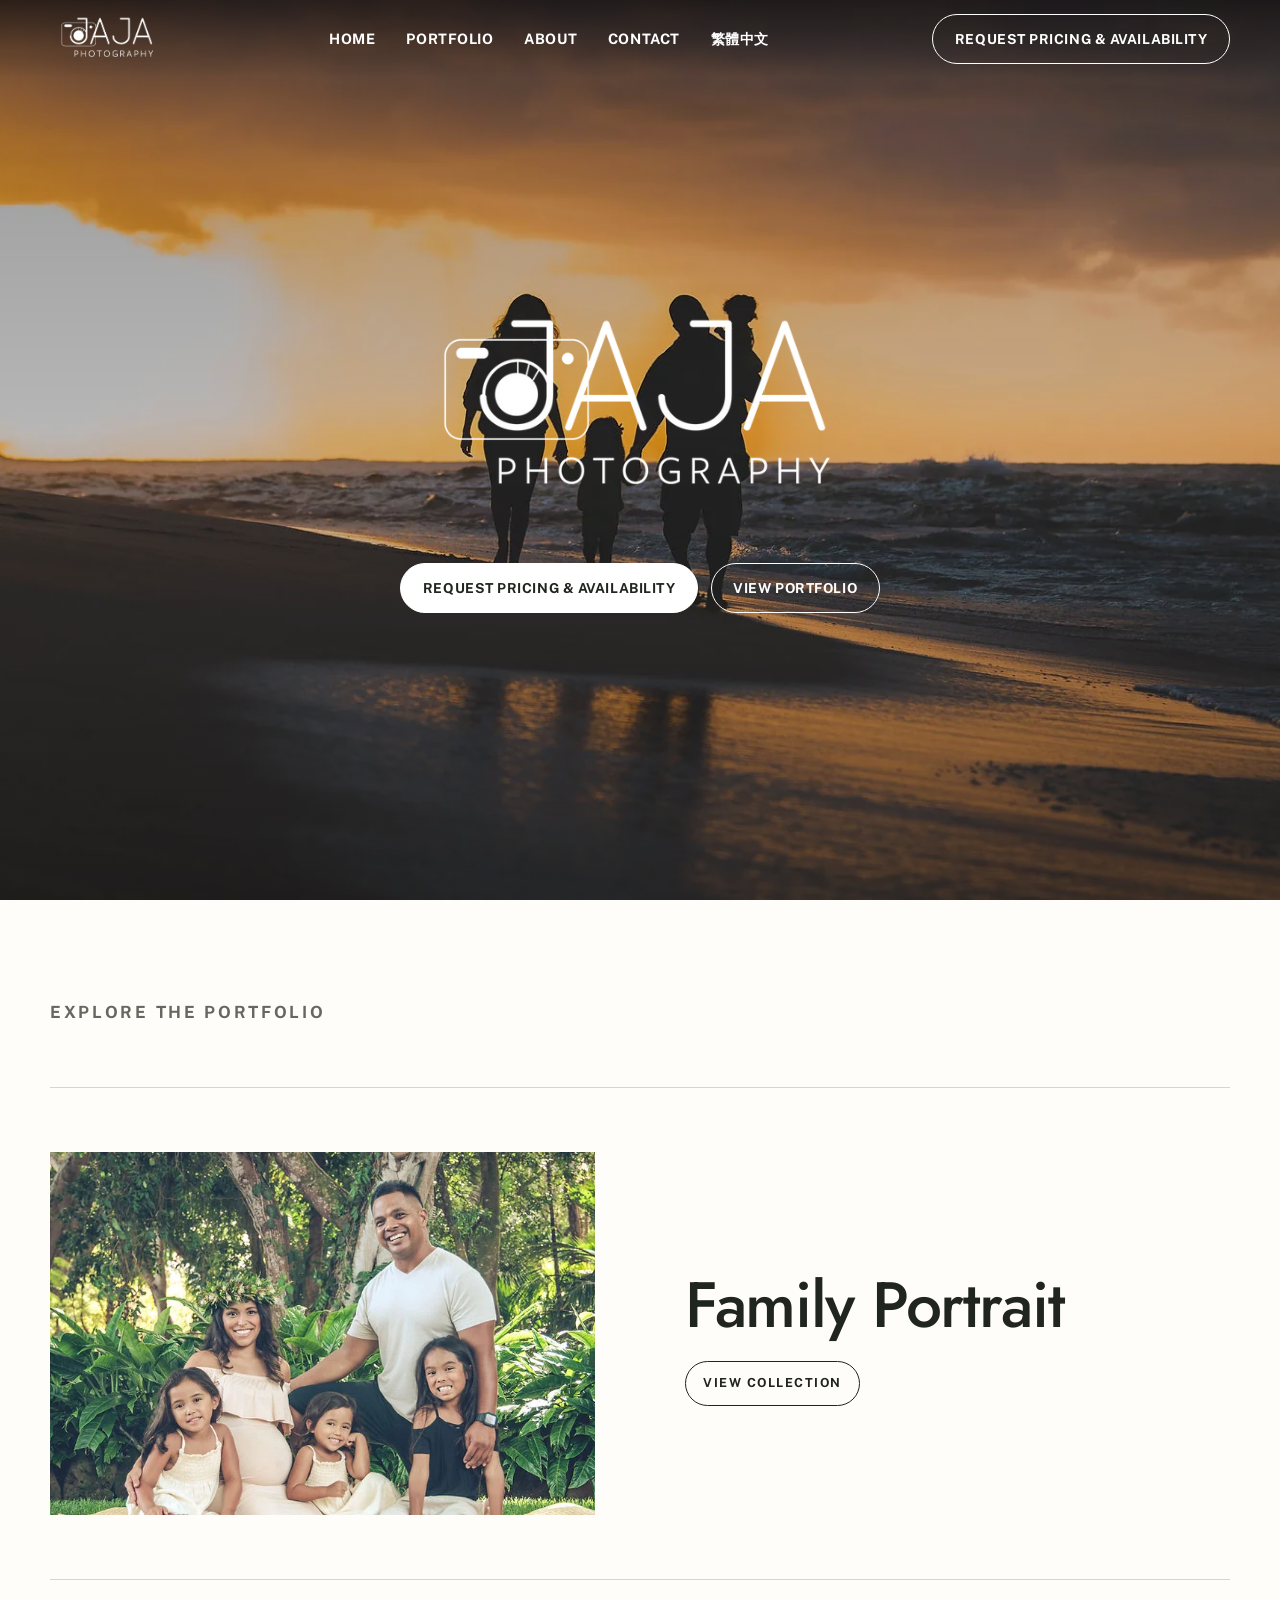
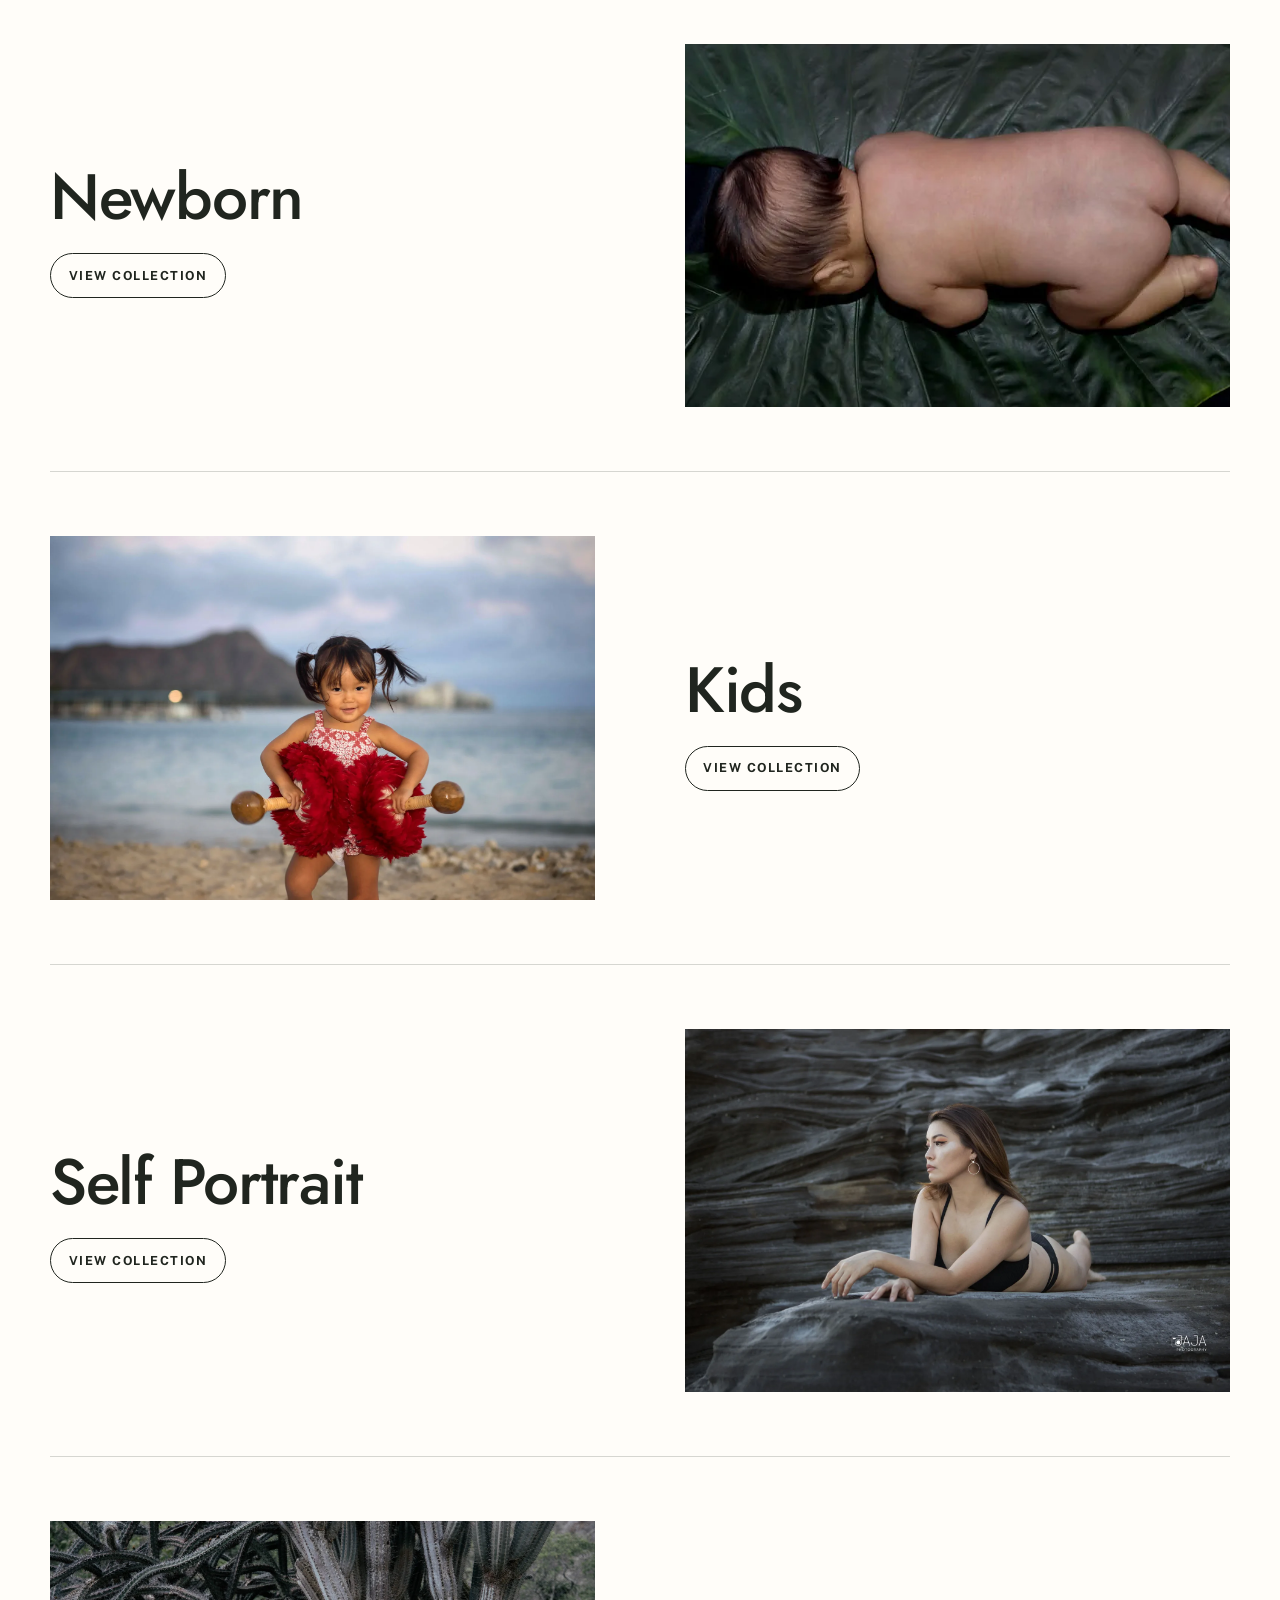
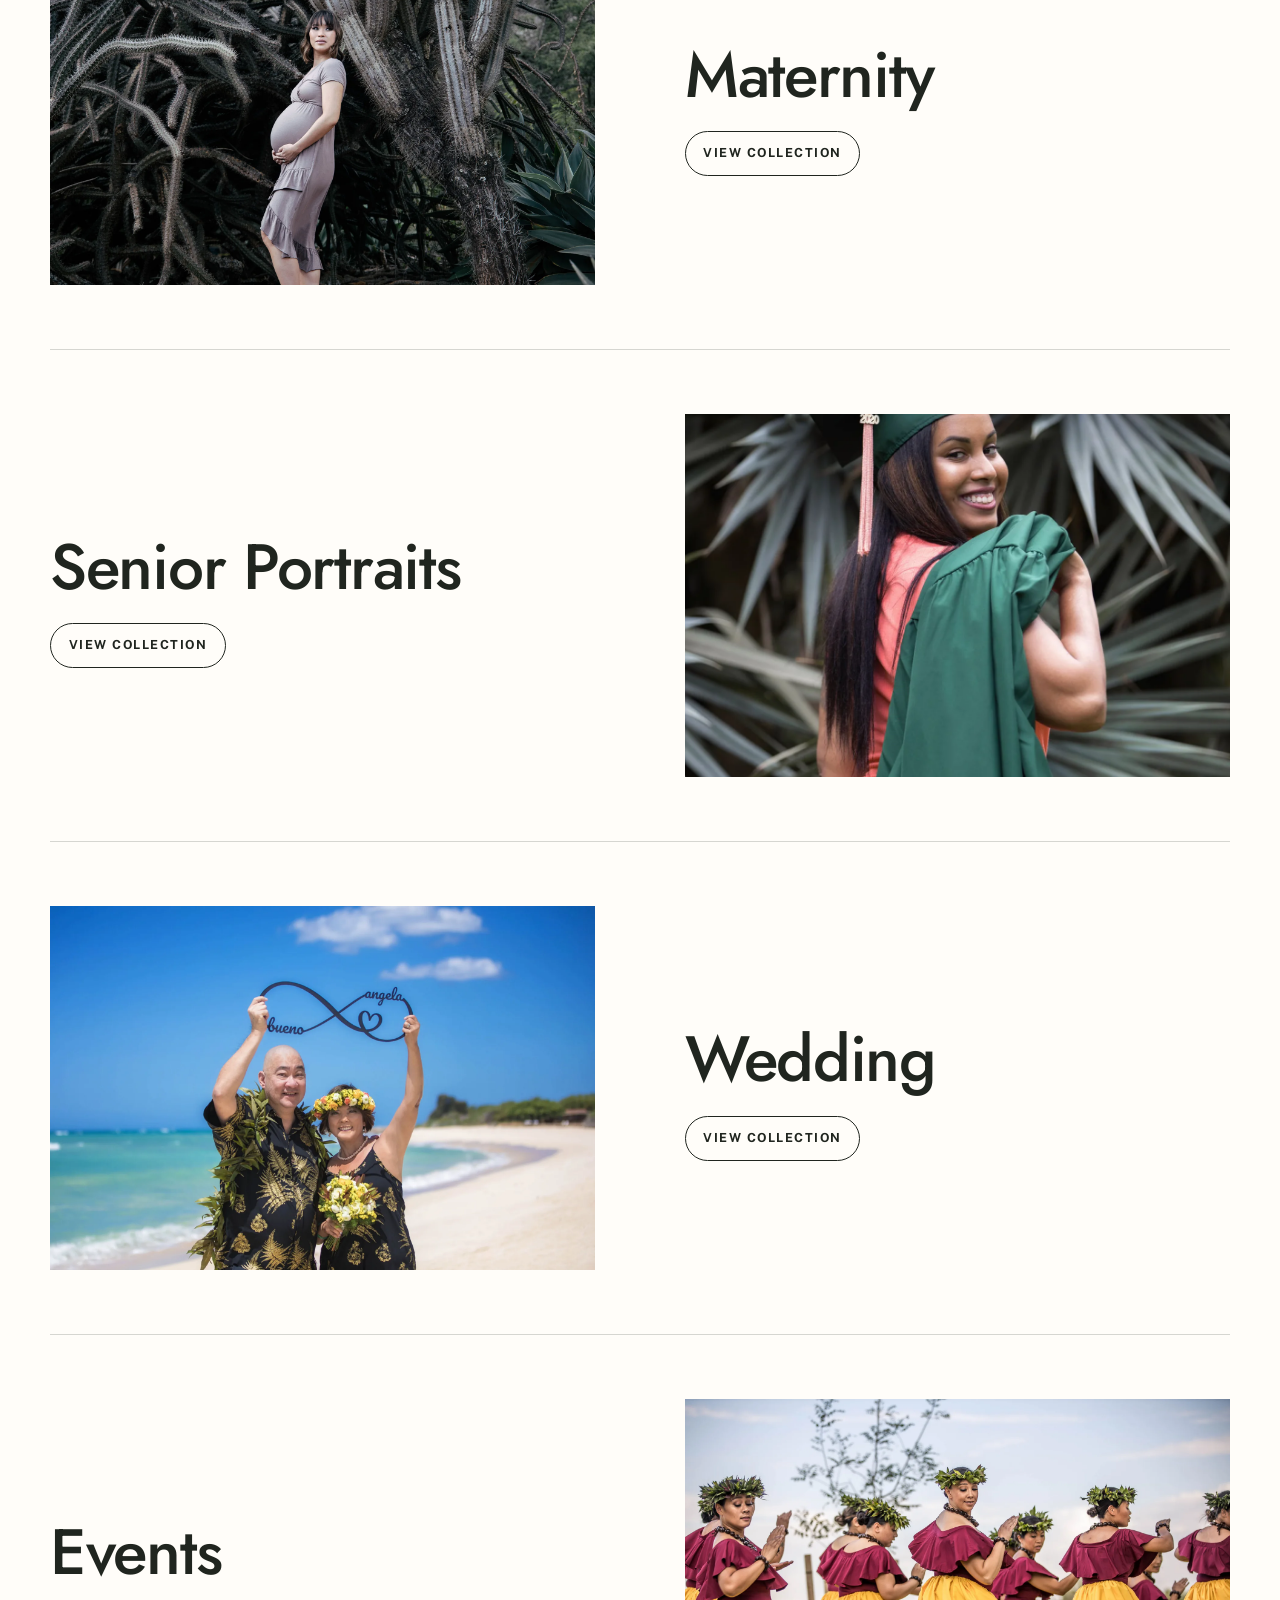
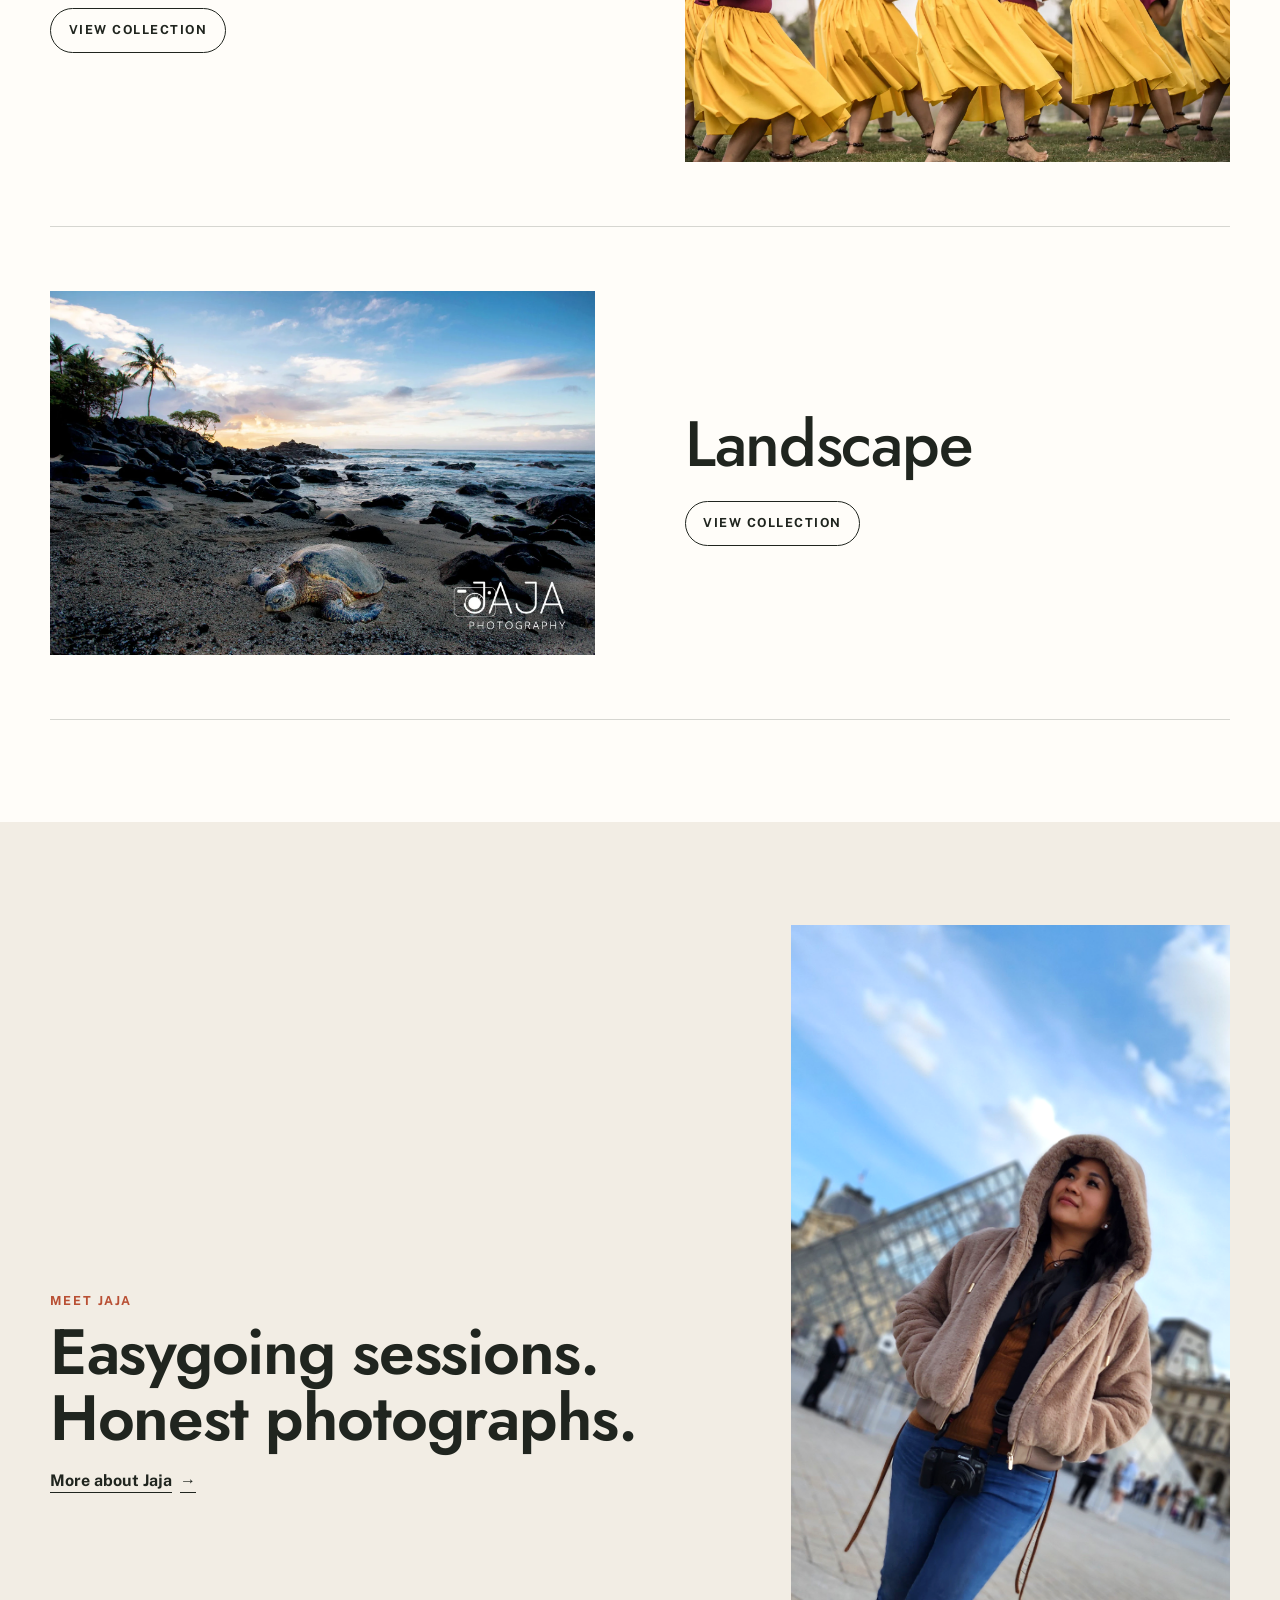
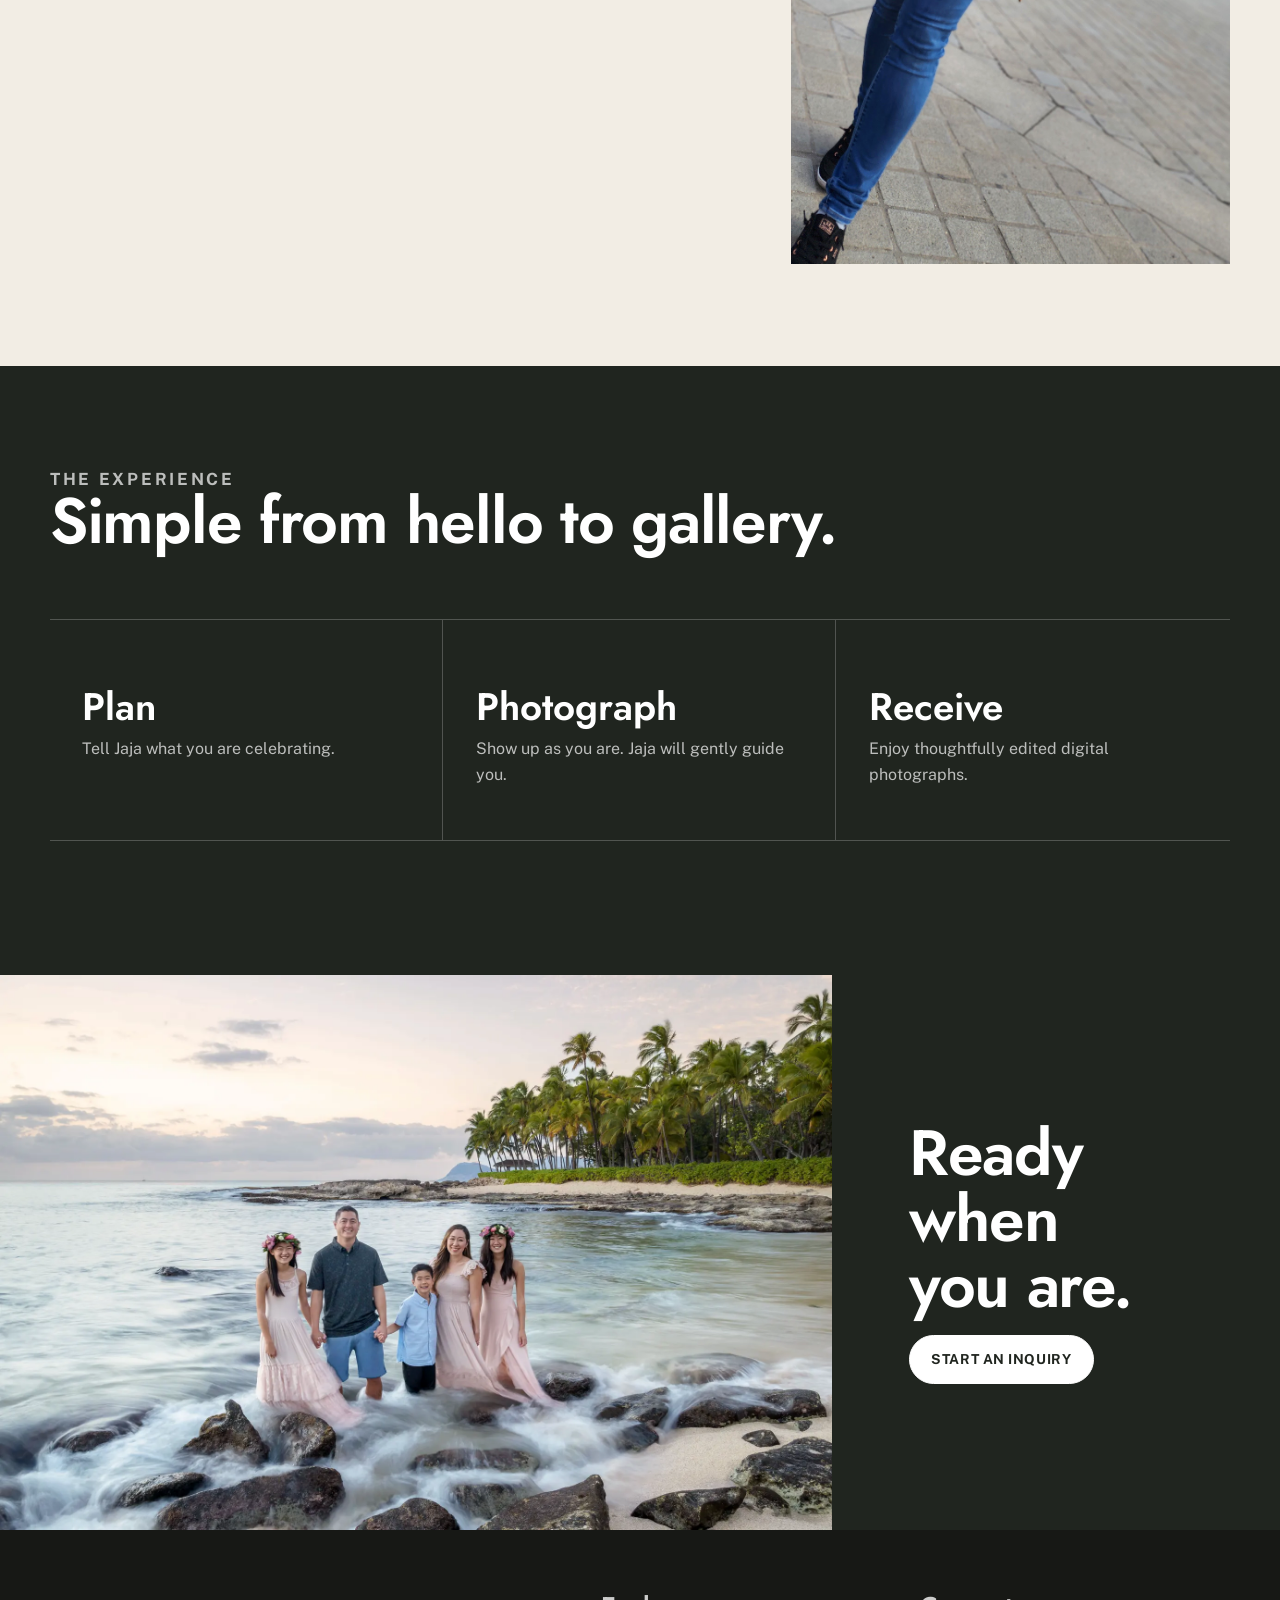
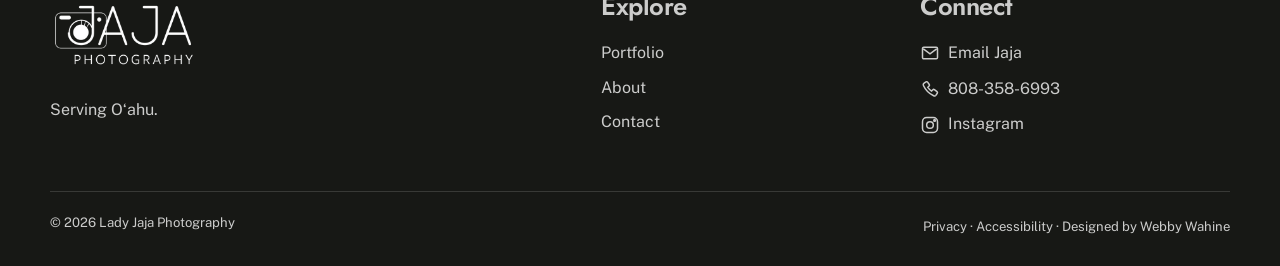
<file: index.html>
<!doctype html>
<html lang="en">
  <head>
    <meta charset="utf-8" />
    <meta name="viewport" content="width=device-width,initial-scale=1" />
    <title>Oʻahu Portrait & Family Photographer | Lady Jaja Photography</title>
    <meta
      name="description"
      content="Natural family, newborn, maternity, senior, wedding and event photography serving Oʻahu."
    />
    <link rel="canonical" href="https://www.ladyjajaphotography.com/" />
    <meta
      property="og:title"
      content="Lady Jaja Photography | Oʻahu Photographer"
    />
    <meta
      property="og:description"
      content="Warm, natural photography for the people and moments you want to remember."
    />
    <meta property="og:type" content="website" />
    <meta property="og:url" content="https://www.ladyjajaphotography.com/" />
    <meta
      property="og:image"
      content="https://www.ladyjajaphotography.com/assets/images/home-01.webp"
    />
    <meta name="twitter:card" content="summary_large_image" />
    <link rel="icon" href="assets/images/home-02.png" type="image/png" />
    <link rel="stylesheet" href="assets/css/styles.css" />
    <script type="application/ld+json">
      {
        "@context": "https://schema.org",
        "@type": "ProfessionalService",
        "name": "Lady Jaja Photography",
        "url": "https://www.ladyjajaphotography.com/",
        "email": "ladyjajaphotography@gmail.com",
        "telephone": "+1-808-358-6993",
        "areaServed": { "@type": "Place", "name": "Oʻahu, Hawaiʻi" },
        "sameAs": ["https://www.instagram.com/ladyjajaphotography/"]
      }
    </script>
  </head>
  <body class="home-page">
    <a class="skip-link" href="#main">Skip to content</a>
    <header class="site-header">
      <div class="container header-inner">
        <a
          class="brand"
          href="index.html"
          aria-label="Lady Jaja Photography home"
          ><img
            src="assets/images/home-02.png"
            alt="Lady Jaja Photography" /></a
        ><button
          class="menu-toggle"
          type="button"
          aria-expanded="false"
          aria-controls="site-nav"
          aria-label="Open navigation"
        >
          <span></span>
        </button>
        <nav class="site-nav" id="site-nav" aria-label="Main navigation">
          <ul class="nav-list">
            <li><a href="index.html" aria-current="page">Home</a></li>
            <li><a href="portfolio.html">Portfolio</a></li>
            <li><a href="about.html">About</a></li>
            <li><a href="contact.html">Contact</a></li>
          </ul>
        </nav>
        <a class="btn header-cta" href="contact.html"
          >Request Pricing & Availability</a
        >
      </div>
    </header>
    <main id="main">
      <section class="home-hero">
        <h1 class="sr-only">Natural Oʻahu photography by Lady Jaja Photography</h1>
        <img
          class="home-hero__photo"
          src="assets/images/home-01.webp"
          alt="Family walking together at sunset on an Oʻahu beach"
          fetchpriority="high"
        />
        <div class="home-hero__content">
          <img
            class="home-hero__logo"
            src="assets/images/home-02.png"
            alt="Lady Jaja Photography"
          />
          <div class="button-row">
            <a class="btn btn--light" href="contact.html"
              >Request Pricing & Availability</a
            ><a class="btn btn--outline-light" href="portfolio.html"
              >View Portfolio</a
            >
          </div>
        </div>
      </section>

      <section class="section collection-section">
        <div class="container">
          <header class="title-block title-block--left">
            <p class="eyebrow">Explore the portfolio</p>
          </header>
          <div class="collection-list">
            <a class="collection-row" href="portfolio.html#family"
              ><div class="collection-row__image">
                <img
                  src="assets/images/home-04.webp"
                  alt="Family gathered together outdoors on Oʻahu"
                  loading="lazy"
                />
              </div>
              <div class="collection-row__text">
                <h3>Family Portrait</h3>
                <strong>View collection</strong>
              </div></a
            >
            <a class="collection-row" href="portfolio.html#newborn"
              ><div class="collection-row__image">
                <img
                  src="assets/images/home-05.webp"
                  alt="Newborn photographed in a soft natural setting"
                  loading="lazy"
                />
              </div>
              <div class="collection-row__text">
                <h3>Newborn</h3>
                <strong>View collection</strong>
              </div></a
            >
            <a class="collection-row" href="portfolio.html#kids"
              ><div class="collection-row__image">
                <img
                  src="assets/images/kids-10.webp"
                  alt="Child smiling during a playful portrait session"
                  loading="lazy"
                />
              </div>
              <div class="collection-row__text">
                <h3>Kids</h3>
                <strong>View collection</strong>
              </div></a
            >
            <a class="collection-row" href="portfolio.html#portraits"
              ><div class="collection-row__image">
                <img
                  src="assets/images/portraits-03.webp"
                  alt="Individual portrait photographed by Jaja"
                  loading="lazy"
                />
              </div>
              <div class="collection-row__text">
                <h3>Self Portrait</h3>
                <strong>View collection</strong>
              </div></a
            >
            <a class="collection-row" href="portfolio.html#maternity"
              ><div class="collection-row__image">
                <img
                  src="assets/images/maternity-07.webp"
                  alt="Expecting mother during an Oʻahu maternity session"
                  loading="lazy"
                />
              </div>
              <div class="collection-row__text">
                <h3>Maternity</h3>
                <strong>View collection</strong>
              </div></a
            >
            <a class="collection-row" href="portfolio.html#seniors"
              ><div class="collection-row__image">
                <img
                  src="assets/images/seniors-04.webp"
                  alt="Senior portrait in warm outdoor light"
                  loading="lazy"
                />
              </div>
              <div class="collection-row__text">
                <h3>Senior Portraits</h3>
                <strong>View collection</strong>
              </div></a
            >
            <a class="collection-row" href="portfolio.html#weddings"
              ><div class="collection-row__image">
                <img
                  src="assets/images/weddings-01.webp"
                  alt="Wedding couple photographed together on Oʻahu"
                  loading="lazy"
                />
              </div>
              <div class="collection-row__text">
                <h3>Wedding</h3>
                <strong>View collection</strong>
              </div></a
            >
            <a class="collection-row" href="portfolio.html#events"
              ><div class="collection-row__image">
                <img
                  src="assets/images/events-07.webp"
                  alt="Guests gathered at a photographed event"
                  loading="lazy"
                />
              </div>
              <div class="collection-row__text">
                <h3>Events</h3>
                <strong>View collection</strong>
              </div></a
            >
            <a class="collection-row" href="portfolio.html#landscape"
              ><div class="collection-row__image">
                <img
                  src="assets/images/creative-06.webp"
                  alt="Oʻahu landscape photographed in natural light"
                  loading="lazy"
                />
              </div>
              <div class="collection-row__text">
                <h3>Landscape</h3>
                <strong>View collection</strong>
              </div></a
            >
          </div>
        </div>
      </section>

      <section class="section meet-jaja">
        <div class="container meet-jaja__grid">
          <div>
            <p class="eyebrow">Meet Jaja</p>
            <h2>Easygoing sessions. Honest photographs.</h2>
            <a class="text-link" href="about.html"
              >More about Jaja <span>→</span></a
            >
          </div>
          <img
            src="assets/images/home-03.png"
            alt="Jaja of Lady Jaja Photography"
            loading="lazy"
          />
        </div>
      </section>

      <section class="section section--ink">
        <div class="container">
          <header class="title-block title-block--left title-block--light">
            <p class="eyebrow">The experience</p>
            <h2>Simple from hello to gallery.</h2>
          </header>
          <div class="simple-features">
            <div>
              <strong>Plan</strong>
              <p>Tell Jaja what you are celebrating.</p>
            </div>
            <div>
              <strong>Photograph</strong>
              <p>Show up as you are. Jaja will gently guide you.</p>
            </div>
            <div>
              <strong>Receive</strong>
              <p>Enjoy thoughtfully edited digital photographs.</p>
            </div>
          </div>
        </div>
      </section>

      <section class="cta-clean">
        <img
          src="assets/images/family-stories-27.webp"
          alt="Family standing together at the shoreline on Oʻahu"
          loading="lazy"
        />
        <div>
          <h2>Ready when you are.</h2>
          <a class="btn btn--light" href="contact.html">Start an Inquiry</a>
        </div>
      </section>
    </main>
    <footer class="site-footer">
      <div class="container">
        <div class="footer-grid">
          <div class="footer-brand">
            <img src="assets/images/home-02.png" alt="Lady Jaja Photography" />
            <p>Serving Oʻahu.</p>
          </div>
          <div>
            <h3>Explore</h3>
            <ul class="footer-links">
              <li><a href="portfolio.html">Portfolio</a></li>
              <li><a href="about.html">About</a></li>
              <li><a href="contact.html">Contact</a></li>
            </ul>
          </div>
          <div>
            <h3>Connect</h3>
            <ul class="footer-links">
              <li>
                <a href="mailto:ladyjajaphotography@gmail.com">Email Jaja</a>
              </li>
              <li><a href="tel:+18083586993">808-358-6993</a></li>
              <li>
                <a
                  class="instagram-link"
                  href="https://www.instagram.com/ladyjajaphotography?igshid=pebsprfggkbb"
                  target="_blank"
                  rel="noopener noreferrer"
                  aria-label="Lady Jaja Photography on Instagram"
                  ><svg viewBox="0 0 24 24" aria-hidden="true">
                    <rect x="3" y="3" width="18" height="18" rx="5"></rect>
                    <circle cx="12" cy="12" r="4"></circle>
                    <circle cx="17.5" cy="6.5" r="1"></circle></svg
                  >Instagram</a
                >
              </li>
            </ul>
          </div>
        </div>
        <div class="footer-bottom">
          <span>© <span data-year></span> Lady Jaja Photography</span
          ><span
            ><a href="privacy.html">Privacy</a> ·
            <a href="accessibility.html">Accessibility</a> ·
            <a
              href="https://www.webbywahine.com/"
              target="_blank"
              rel="noopener noreferrer"
              >Designed by Webby Wahine</a
            ></span
          >
        </div>
      </div>
    </footer>
    <div
      class="lightbox"
      role="dialog"
      aria-modal="true"
      aria-label="Enlarged photograph"
      aria-hidden="true"
    >
      <button class="lightbox-close" type="button" aria-label="Close image">
        ×</button
      ><img src="assets/images/home-01.webp" alt="" />
    </div>
    <script src="assets/js/site.js" defer></script>
  </body>
</html>
</file>
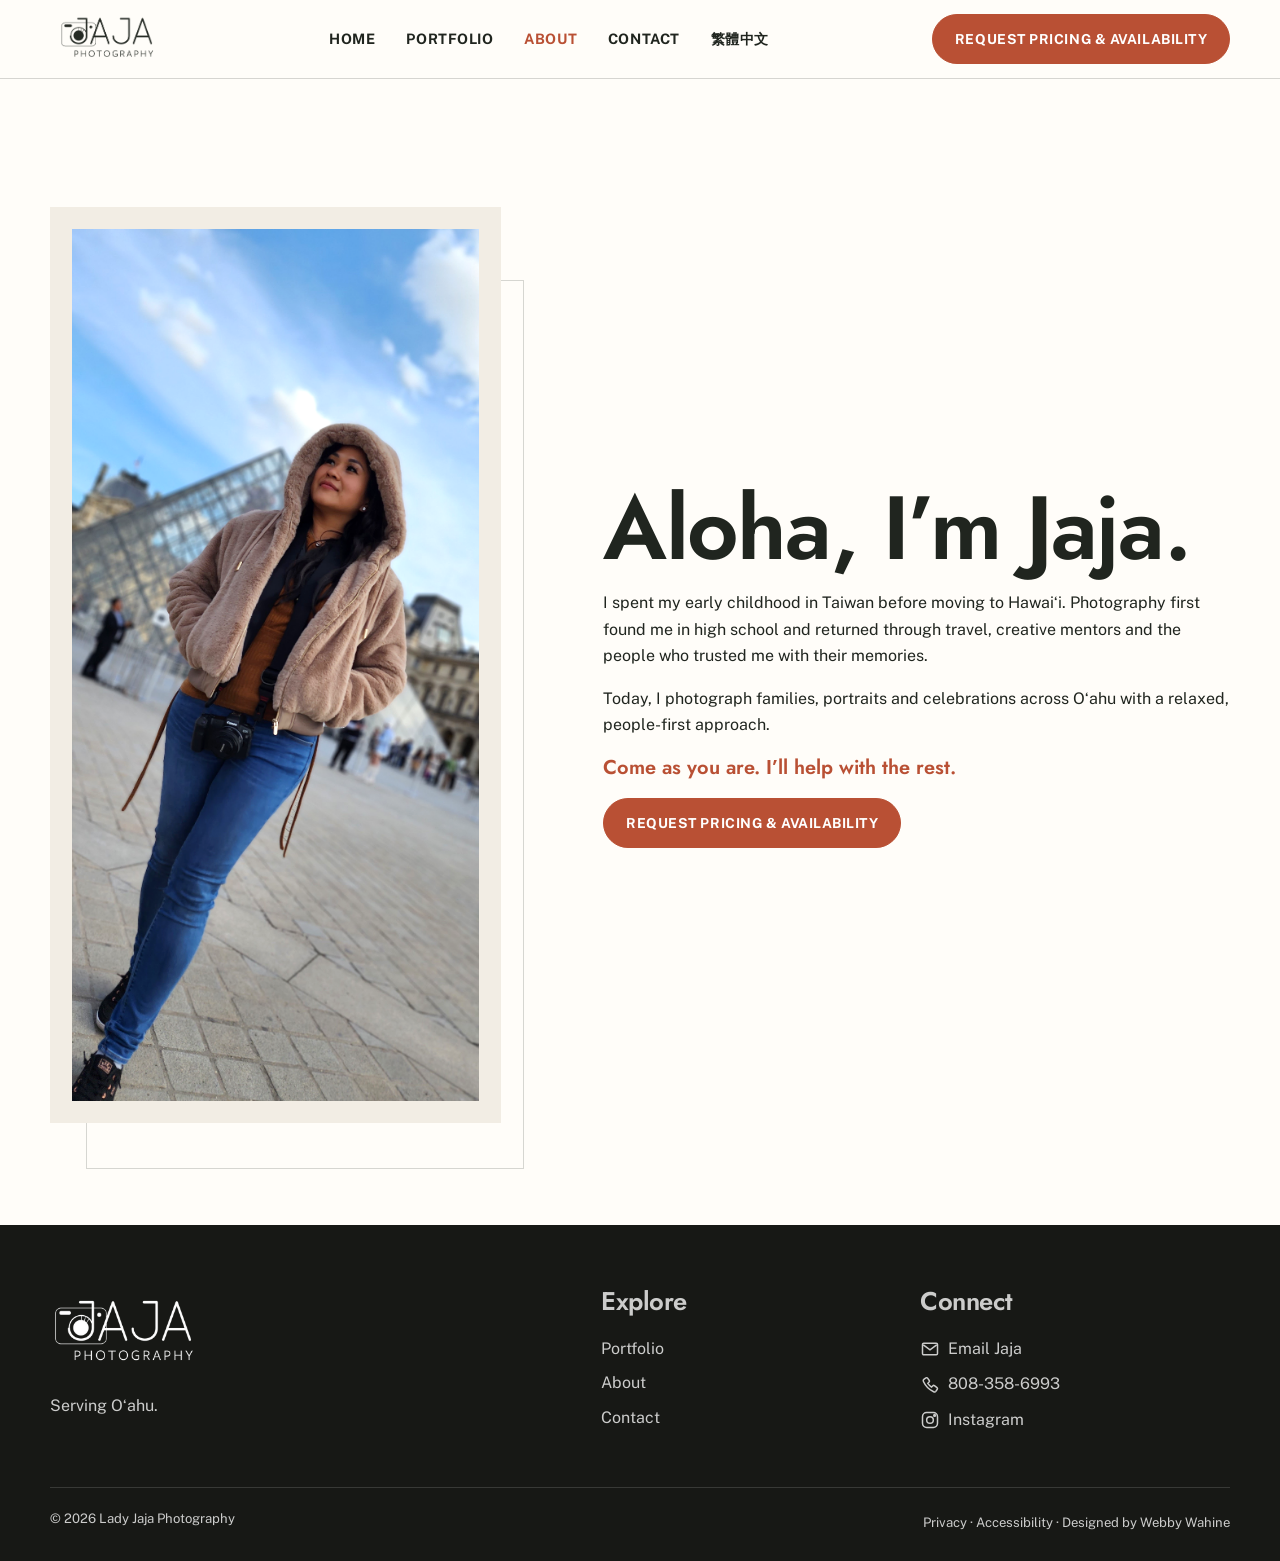
<file: about.html>
<!doctype html>
<html lang="en">
  <head>
    <meta charset="utf-8" />
    <meta name="viewport" content="width=device-width,initial-scale=1" />
    <title>Meet Jaja | Lady Jaja Photography Oʻahu</title>
    <meta
      name="description"
      content="Meet Jaja Segawa, an Oʻahu photographer capturing families, portraits and meaningful celebrations."
    />
    <link rel="canonical" href="https://www.ladyjajaphotography.com/about" />
    <meta property="og:title" content="Meet Jaja | Lady Jaja Photography" />
    <meta
      property="og:description"
      content="The photographer behind Lady Jaja Photography on Oʻahu."
    />
    <meta property="og:type" content="profile" />
    <meta
      property="og:url"
      content="https://www.ladyjajaphotography.com/about"
    />
    <meta
      property="og:image"
      content="https://www.ladyjajaphotography.com/assets/images/home-03.png"
    />
    <link rel="icon" href="assets/images/home-02.png" type="image/png" />
    <link rel="stylesheet" href="assets/css/styles.css" />
  </head>
  <body>
    <a class="skip-link" href="#main">Skip to content</a>
    <header class="site-header">
      <div class="container header-inner">
        <a
          class="brand"
          href="index.html"
          aria-label="Lady Jaja Photography home"
          ><img
            src="assets/images/home-02.png"
            alt="Lady Jaja Photography" /></a
        ><button
          class="menu-toggle"
          type="button"
          aria-expanded="false"
          aria-controls="site-nav"
          aria-label="Open navigation"
        >
          <span></span>
        </button>
        <nav class="site-nav" id="site-nav" aria-label="Main navigation">
          <ul class="nav-list">
            <li><a href="index.html">Home</a></li>
            <li><a href="portfolio.html">Portfolio</a></li>
            <li><a href="about.html" aria-current="page">About</a></li>
            <li><a href="contact.html">Contact</a></li>
          </ul>
        </nav>
        <a class="btn header-cta" href="contact.html"
          >Request Pricing & Availability</a
        >
      </div>
    </header>
    <main id="main">
      <section class="section about-intro">
        <div class="container about-intro__grid">
          <div class="about-intro__portrait">
            <img
              src="assets/images/home-03.png"
              alt="Jaja Segawa, photographer behind Lady Jaja Photography"
              width="500"
              height="1070"
            />
          </div>
          <div class="about-intro__copy">
            <h1>Aloha, I’m Jaja.</h1>
            <p>
              I spent my early childhood in Taiwan before moving to Hawaiʻi.
              Photography first found me in high school and returned through
              travel, creative mentors and the people who trusted me with their
              memories.
            </p>
            <p>
              Today, I photograph families, portraits and celebrations across
              Oʻahu with a relaxed, people-first approach.
            </p>
            <p class="signature">Come as you are. I’ll help with the rest.</p>
            <a class="btn" href="contact.html"
              >Request Pricing & Availability</a
            >
          </div>
        </div>
      </section>
    </main>
    <footer class="site-footer">
      <div class="container">
        <div class="footer-grid">
          <div class="footer-brand">
            <img src="assets/images/home-02.png" alt="Lady Jaja Photography" />
            <p>Serving Oʻahu.</p>
          </div>
          <div>
            <h3>Explore</h3>
            <ul class="footer-links">
              <li><a href="portfolio.html">Portfolio</a></li>
              <li><a href="about.html">About</a></li>
              <li><a href="contact.html">Contact</a></li>
            </ul>
          </div>
          <div>
            <h3>Connect</h3>
            <ul class="footer-links">
              <li>
                <a href="mailto:ladyjajaphotography@gmail.com">Email Jaja</a>
              </li>
              <li><a href="tel:+18083586993">808-358-6993</a></li>
              <li>
                <a
                  class="instagram-link"
                  href="https://www.instagram.com/ladyjajaphotography?igshid=pebsprfggkbb"
                  target="_blank"
                  rel="noopener noreferrer"
                  ><svg viewBox="0 0 24 24" aria-hidden="true">
                    <rect x="3" y="3" width="18" height="18" rx="5"></rect>
                    <circle cx="12" cy="12" r="4"></circle>
                    <circle cx="17.5" cy="6.5" r="1"></circle></svg
                  >Instagram</a
                >
              </li>
            </ul>
          </div>
        </div>
        <div class="footer-bottom">
          <span>© <span data-year></span> Lady Jaja Photography</span
          ><span
            ><a href="privacy.html">Privacy</a> ·
            <a href="accessibility.html">Accessibility</a> ·
            <a
              href="https://www.webbywahine.com/"
              target="_blank"
              rel="noopener noreferrer"
              >Designed by Webby Wahine</a
            ></span
          >
        </div>
      </div>
    </footer>
    <script src="assets/js/site.js" defer></script>
  </body>
</html>
</file>
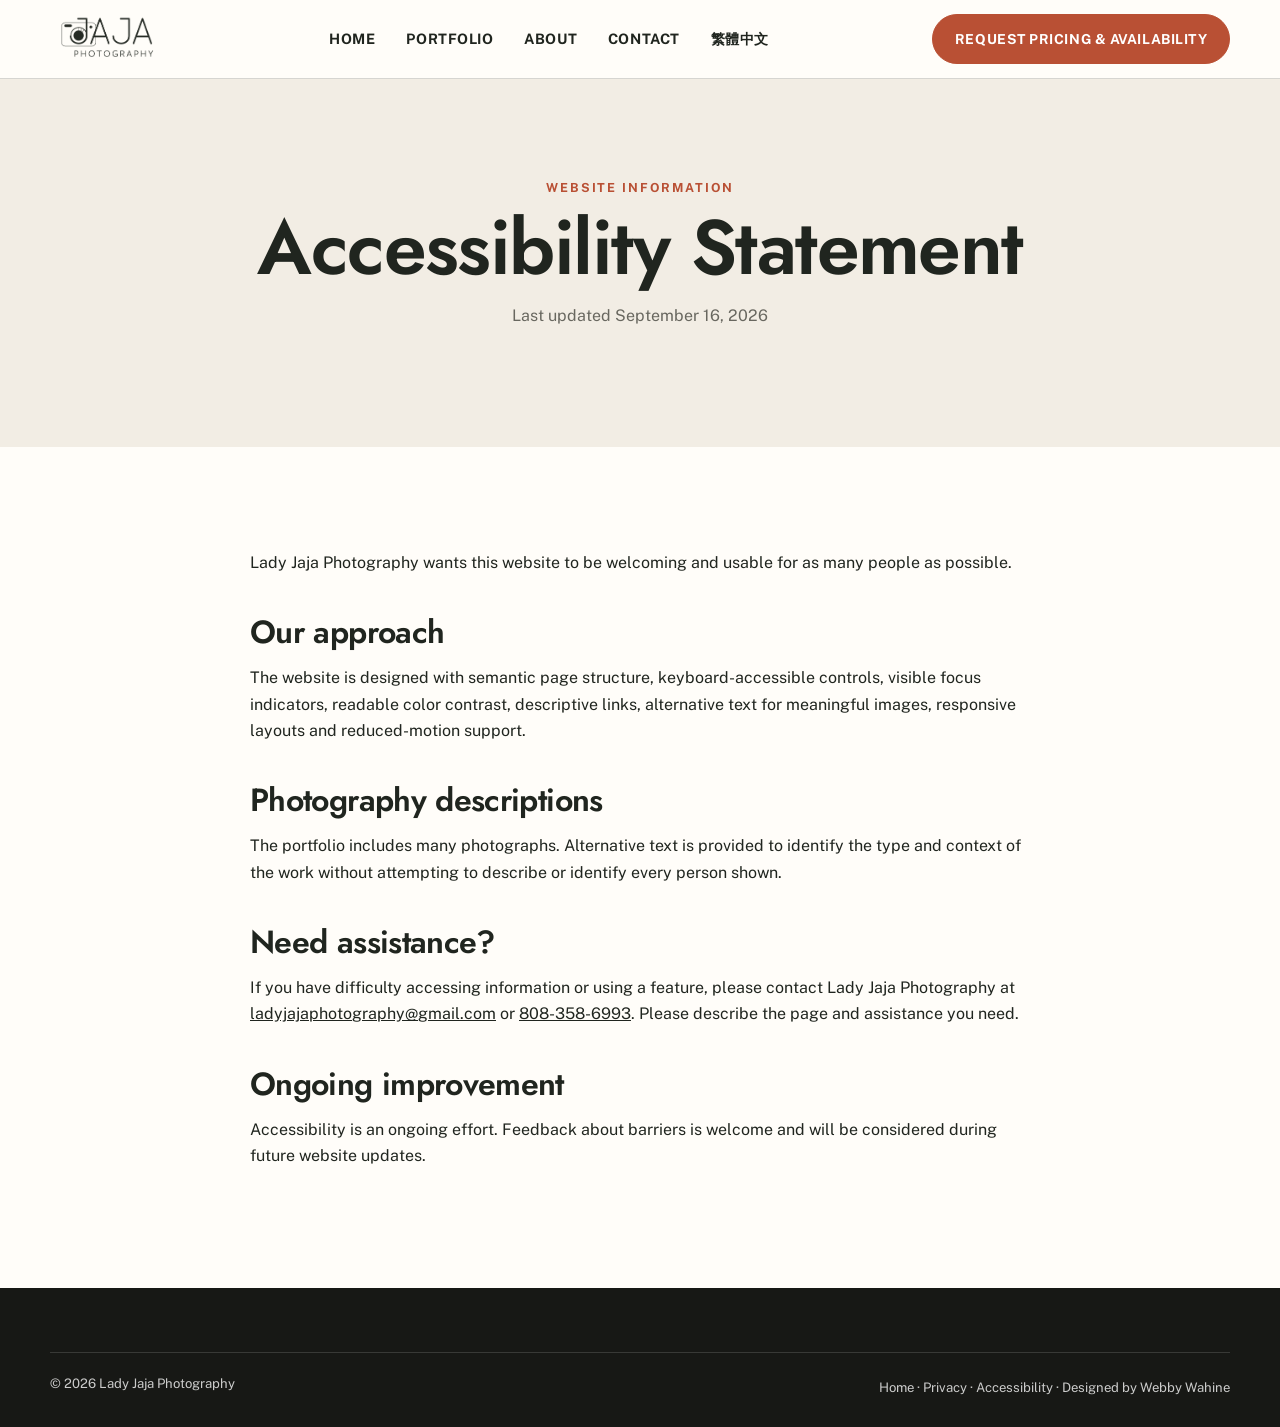
<file: accessibility.html>
<!doctype html><html lang="en"><head><meta charset="utf-8"><meta name="viewport" content="width=device-width,initial-scale=1"><title>Accessibility Statement | Lady Jaja Photography</title><meta name="description" content="Accessibility statement and contact information for the Lady Jaja Photography website."><link rel="canonical" href="https://www.ladyjajaphotography.com/accessibility"><meta property="og:title" content="Accessibility | Lady Jaja Photography"><meta property="og:type" content="website"><meta property="og:url" content="https://www.ladyjajaphotography.com/accessibility"><meta property="og:image" content="https://www.ladyjajaphotography.com/assets/images/home-01.webp"><link rel="icon" href="assets/images/home-02.png" type="image/png"><link rel="stylesheet" href="assets/css/styles.css"></head><body>
<a class="skip-link" href="#main">Skip to content</a><header class="site-header"><div class="container header-inner"><a class="brand" href="index.html" aria-label="Lady Jaja Photography home"><img src="assets/images/home-02.png" alt="Lady Jaja Photography"></a><button class="menu-toggle" type="button" aria-expanded="false" aria-controls="site-nav" aria-label="Open navigation"><span></span></button><nav class="site-nav" id="site-nav" aria-label="Main navigation"><ul class="nav-list"><li><a href="index.html">Home</a></li><li><a href="portfolio.html">Portfolio</a></li><li><a href="about.html">About</a></li><li><a href="contact.html">Contact</a></li></ul></nav><a class="btn header-cta" href="contact.html">Request Pricing & Availability</a></div></header>
<main id="main"><section class="page-hero"><div class="narrow"><p class="eyebrow">Website information</p><h1>Accessibility Statement</h1><p class="muted">Last updated September 16, 2026</p></div></section><section class="section"><div class="narrow legal-content"><p>Lady Jaja Photography wants this website to be welcoming and usable for as many people as possible.</p><h2>Our approach</h2><p>The website is designed with semantic page structure, keyboard-accessible controls, visible focus indicators, readable color contrast, descriptive links, alternative text for meaningful images, responsive layouts and reduced-motion support.</p><h2>Photography descriptions</h2><p>The portfolio includes many photographs. Alternative text is provided to identify the type and context of the work without attempting to describe or identify every person shown.</p><h2>Need assistance?</h2><p>If you have difficulty accessing information or using a feature, please contact Lady Jaja Photography at <a href="mailto:ladyjajaphotography@gmail.com">ladyjajaphotography@gmail.com</a> or <a href="tel:+18083586993">808-358-6993</a>. Please describe the page and assistance you need.</p><h2>Ongoing improvement</h2><p>Accessibility is an ongoing effort. Feedback about barriers is welcome and will be considered during future website updates.</p></div></section></main>
<footer class="site-footer"><div class="container"><div class="footer-bottom" style="margin-top:0"><span>© <span data-year></span> Lady Jaja Photography</span><span><a href="index.html">Home</a> · <a href="privacy.html">Privacy</a> · <a href="accessibility.html">Accessibility</a> · <a href="https://www.webbywahine.com/" target="_blank" rel="noopener noreferrer">Designed by Webby Wahine</a></span></div></div></footer><script src="assets/js/site.js" defer></script></body></html>
</file>
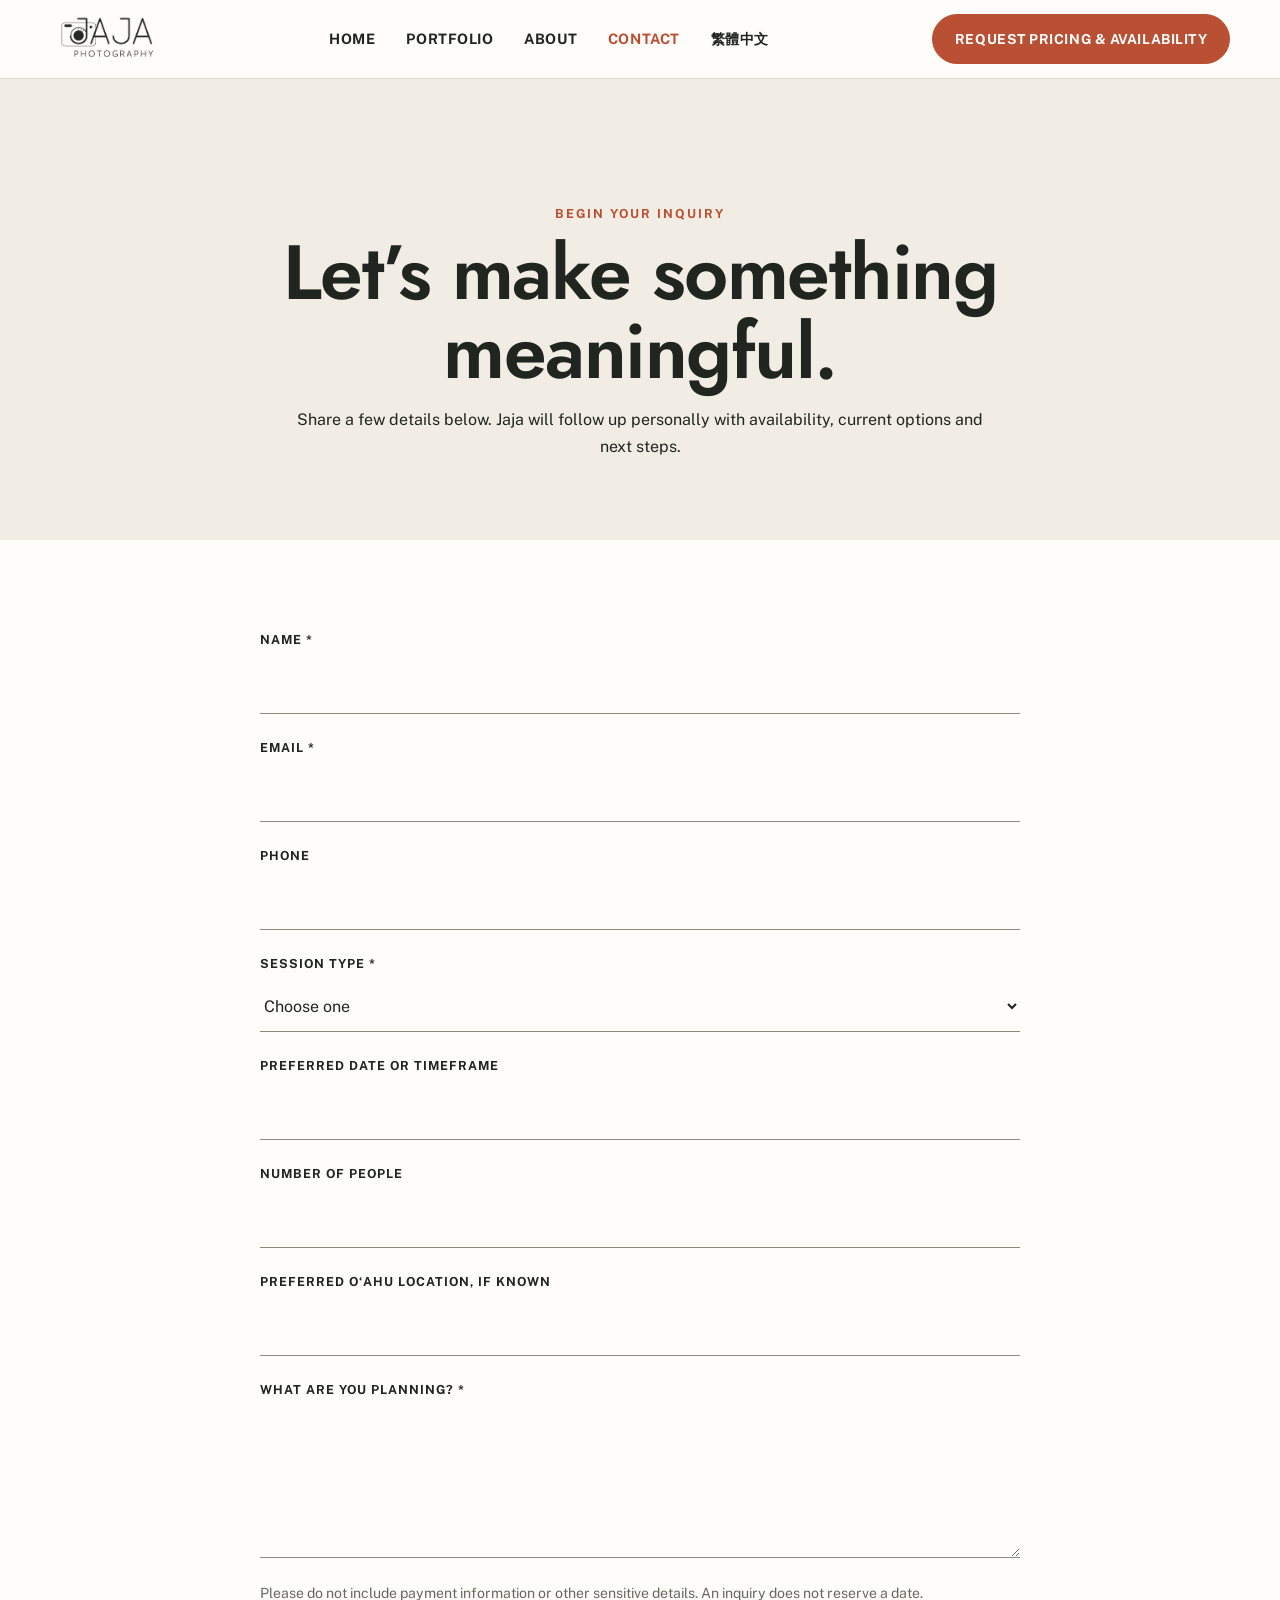
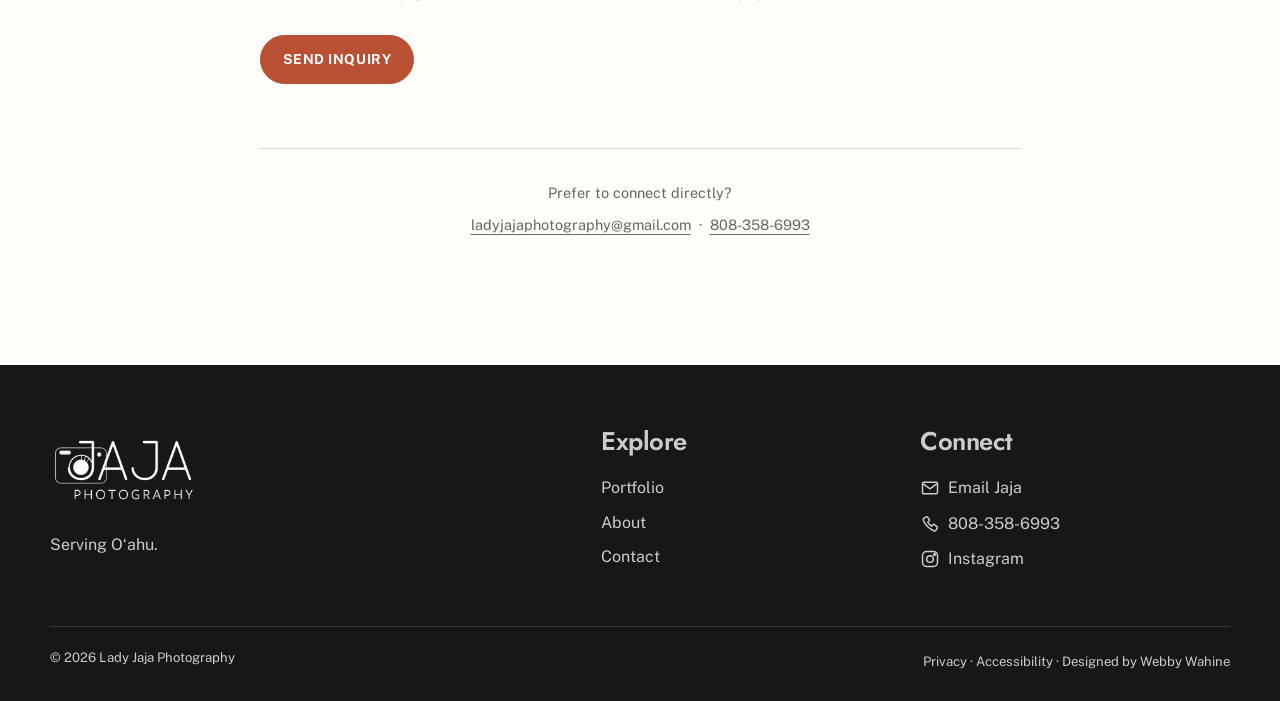
<file: contact.html>
<!doctype html>
<html lang="en">
  <head>
    <meta charset="utf-8" />
    <meta name="viewport" content="width=device-width,initial-scale=1" />
    <title>Request Photography Pricing | Lady Jaja Photography</title>
    <meta
      name="description"
      content="Request current photography pricing and availability from Lady Jaja Photography, serving Oʻahu."
    />
    <link rel="canonical" href="https://www.ladyjajaphotography.com/contact" />
    <meta
      property="og:title"
      content="Request Pricing & Availability | Lady Jaja Photography"
    />
    <meta
      property="og:description"
      content="Start a photography inquiry with Lady Jaja Photography."
    />
    <meta property="og:type" content="website" />
    <meta
      property="og:url"
      content="https://www.ladyjajaphotography.com/contact"
    />
    <meta
      property="og:image"
      content="https://www.ladyjajaphotography.com/assets/images/home-01.webp"
    />
    <link rel="icon" href="assets/images/home-02.png" type="image/png" />
    <link rel="stylesheet" href="assets/css/styles.css" />
  </head>
  <body>
    <a class="skip-link" href="#main">Skip to content</a>
    <header class="site-header">
      <div class="container header-inner">
        <a
          class="brand"
          href="index.html"
          aria-label="Lady Jaja Photography home"
          ><img
            src="assets/images/home-02.png"
            alt="Lady Jaja Photography" /></a
        ><button
          class="menu-toggle"
          type="button"
          aria-expanded="false"
          aria-controls="site-nav"
          aria-label="Open navigation"
        >
          <span></span>
        </button>
        <nav class="site-nav" id="site-nav" aria-label="Main navigation">
          <ul class="nav-list">
            <li><a href="index.html">Home</a></li>
            <li><a href="portfolio.html">Portfolio</a></li>
            <li><a href="about.html">About</a></li>
            <li><a href="contact.html" aria-current="page">Contact</a></li>
          </ul>
        </nav>
        <a class="btn header-cta" href="contact.html"
          >Request Pricing & Availability</a
        >
      </div>
    </header>
    <main id="main">
      <section class="page-hero contact-hero">
        <div class="narrow center">
          <p class="eyebrow">Begin your inquiry</p>
          <h1>Let’s make something meaningful.</h1>
          <p>
            Share a few details below. Jaja will follow up personally with
            availability, current options and next steps.
          </p>
        </div>
      </section>
      <section class="section contact-section">
        <div class="contact-shell">
          <form
            class="form-grid"
            action="https://formsubmit.co/ladyjajaphotography@gmail.com"
            method="POST"
          >
            <input
              type="hidden"
              name="_subject"
              value="New Lady Jaja Photography website inquiry"
            /><input
              type="hidden"
              name="_next"
              value="https://www.ladyjajaphotography.com/thank-you.html"
            /><input type="hidden" name="_template" value="table" /><input
              type="text"
              name="_honey"
              class="hp-field"
              tabindex="-1"
              autocomplete="off"
              aria-hidden="true"
            />
            <div class="field">
              <label for="name">Name *</label
              ><input id="name" name="Name" autocomplete="name" required />
            </div>
            <div class="field">
              <label for="email">Email *</label
              ><input
                id="email"
                name="Email"
                type="email"
                autocomplete="email"
                required
              />
            </div>
            <div class="field">
              <label for="phone">Phone</label
              ><input id="phone" name="Phone" type="tel" autocomplete="tel" />
            </div>
            <div class="field">
              <label for="session">Session type *</label
              ><select id="session" name="Session type" required>
                <option value="">Choose one</option>
                <option value="Family Portrait">Family Portrait</option>
                <option value="Newborn">Newborn</option>
                <option value="Kids">Kids</option>
                <option value="Self Portrait">Self Portrait</option>
                <option value="Maternity">Maternity</option>
                <option value="Senior Portrait">Senior Portrait</option>
                <option value="Wedding">Wedding</option>
                <option value="Event">Event</option>
                <option value="Not sure yet">Not sure yet</option>
              </select>
            </div>
            <div class="field">
              <label for="timeframe">Preferred date or timeframe</label
              ><input id="timeframe" name="Preferred date or timeframe" />
            </div>
            <div class="field">
              <label for="group">Number of people</label
              ><input
                id="group"
                name="Number of people"
                type="number"
                min="1"
                inputmode="numeric"
              />
            </div>
            <div class="field field--full">
              <label for="location">Preferred Oʻahu location, if known</label
              ><input id="location" name="Preferred location" />
            </div>
            <div class="field field--full">
              <label for="message">What are you planning? *</label
              ><textarea id="message" name="Message" required></textarea>
            </div>
            <div class="field field--full">
              <p class="form-note">
                Please do not include payment information or other sensitive
                details. An inquiry does not reserve a date.
              </p>
              <button class="btn" type="submit">Send Inquiry</button>
            </div>
          </form>
          <div class="contact-direct">
            <p>Prefer to connect directly?</p>
            <a href="mailto:ladyjajaphotography@gmail.com"
              >ladyjajaphotography@gmail.com</a
            ><span>·</span><a href="tel:+18083586993">808-358-6993</a>
          </div>
        </div>
      </section>
    </main>
    <footer class="site-footer">
      <div class="container">
        <div class="footer-grid">
          <div class="footer-brand">
            <img src="assets/images/home-02.png" alt="Lady Jaja Photography" />
            <p>Serving Oʻahu.</p>
          </div>
          <div>
            <h3>Explore</h3>
            <ul class="footer-links">
              <li><a href="portfolio.html">Portfolio</a></li>
              <li><a href="about.html">About</a></li>
              <li><a href="contact.html">Contact</a></li>
            </ul>
          </div>
          <div>
            <h3>Connect</h3>
            <ul class="footer-links">
              <li>
                <a href="mailto:ladyjajaphotography@gmail.com">Email Jaja</a>
              </li>
              <li><a href="tel:+18083586993">808-358-6993</a></li>
              <li>
                <a
                  class="instagram-link"
                  href="https://www.instagram.com/ladyjajaphotography?igshid=pebsprfggkbb"
                  target="_blank"
                  rel="noopener noreferrer"
                  ><svg viewBox="0 0 24 24" aria-hidden="true">
                    <rect x="3" y="3" width="18" height="18" rx="5"></rect>
                    <circle cx="12" cy="12" r="4"></circle>
                    <circle cx="17.5" cy="6.5" r="1"></circle></svg
                  >Instagram</a
                >
              </li>
            </ul>
          </div>
        </div>
        <div class="footer-bottom">
          <span>© <span data-year></span> Lady Jaja Photography</span
          ><span
            ><a href="privacy.html">Privacy</a> ·
            <a href="accessibility.html">Accessibility</a> ·
            <a
              href="https://www.webbywahine.com/"
              target="_blank"
              rel="noopener noreferrer"
              >Designed by Webby Wahine</a
            ></span
          >
        </div>
      </div>
    </footer>
    <script src="assets/js/site.js" defer></script>
  </body>
</html>
</file>
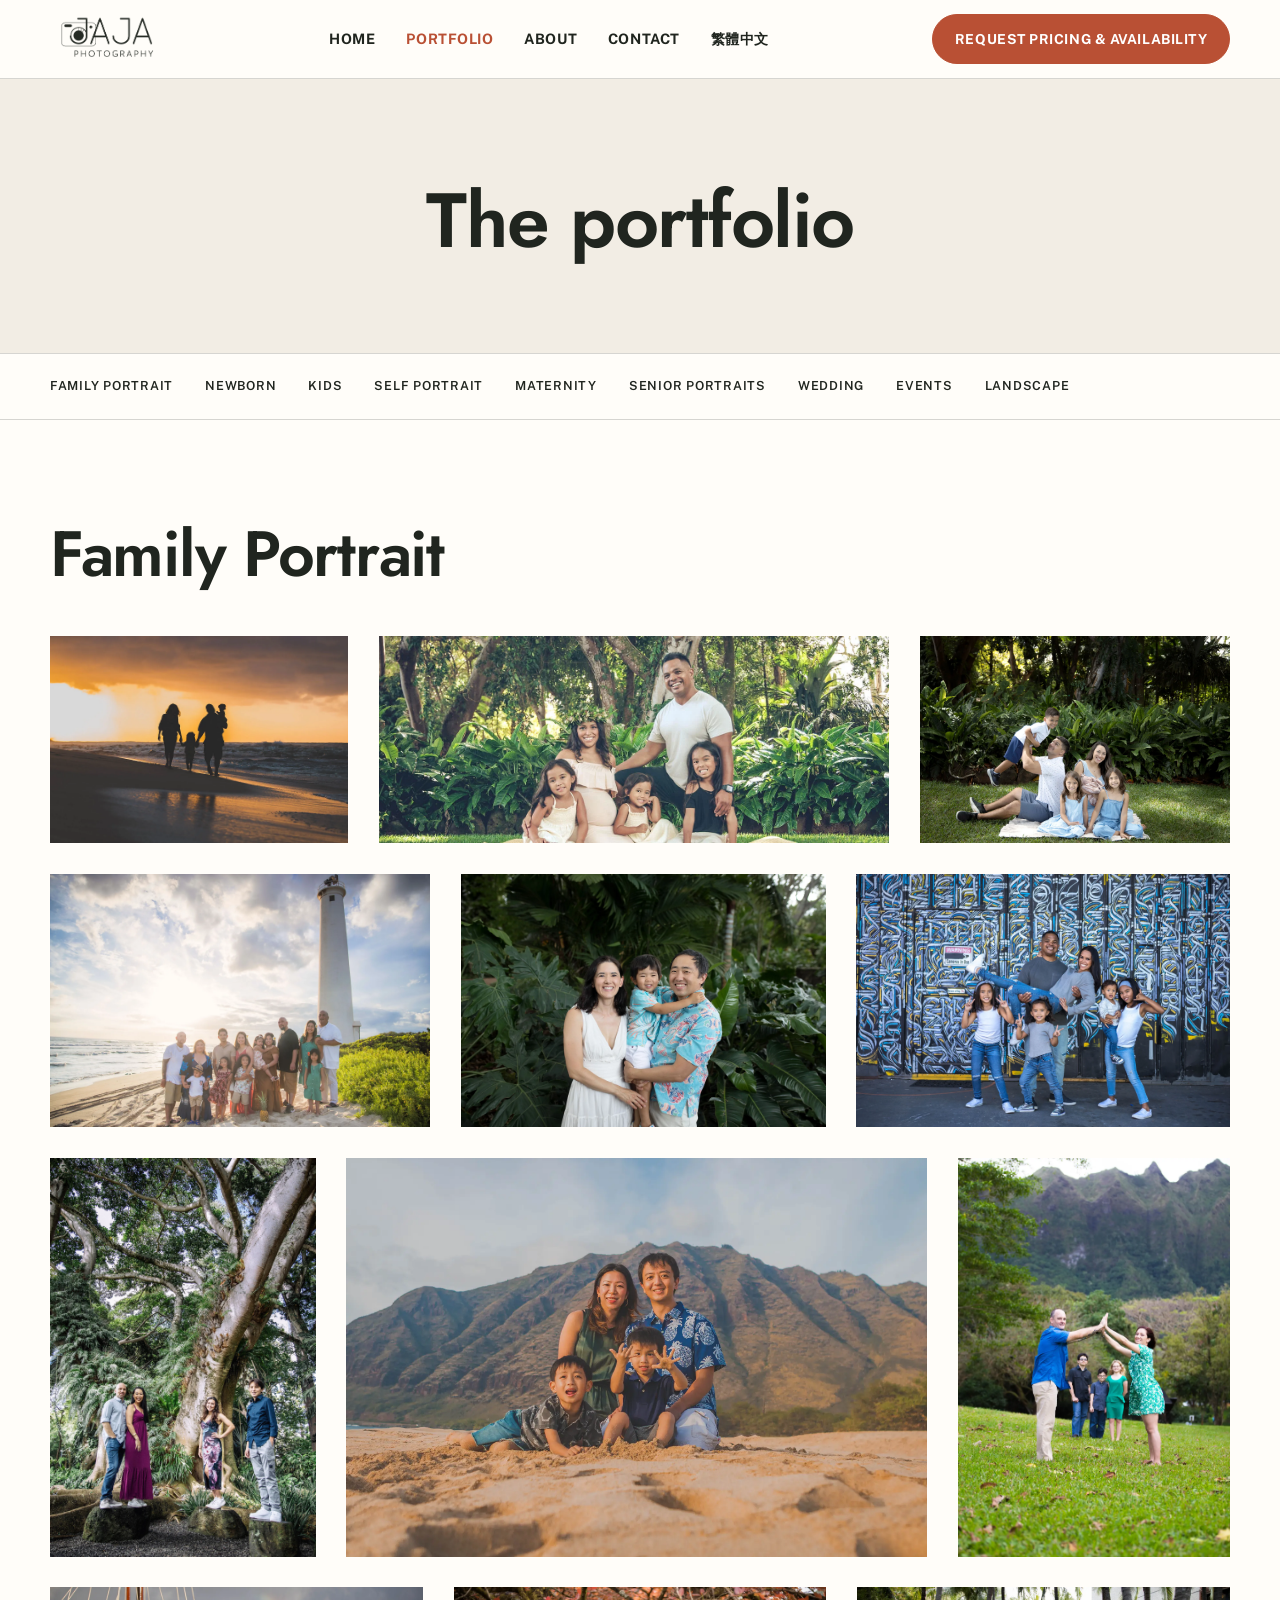
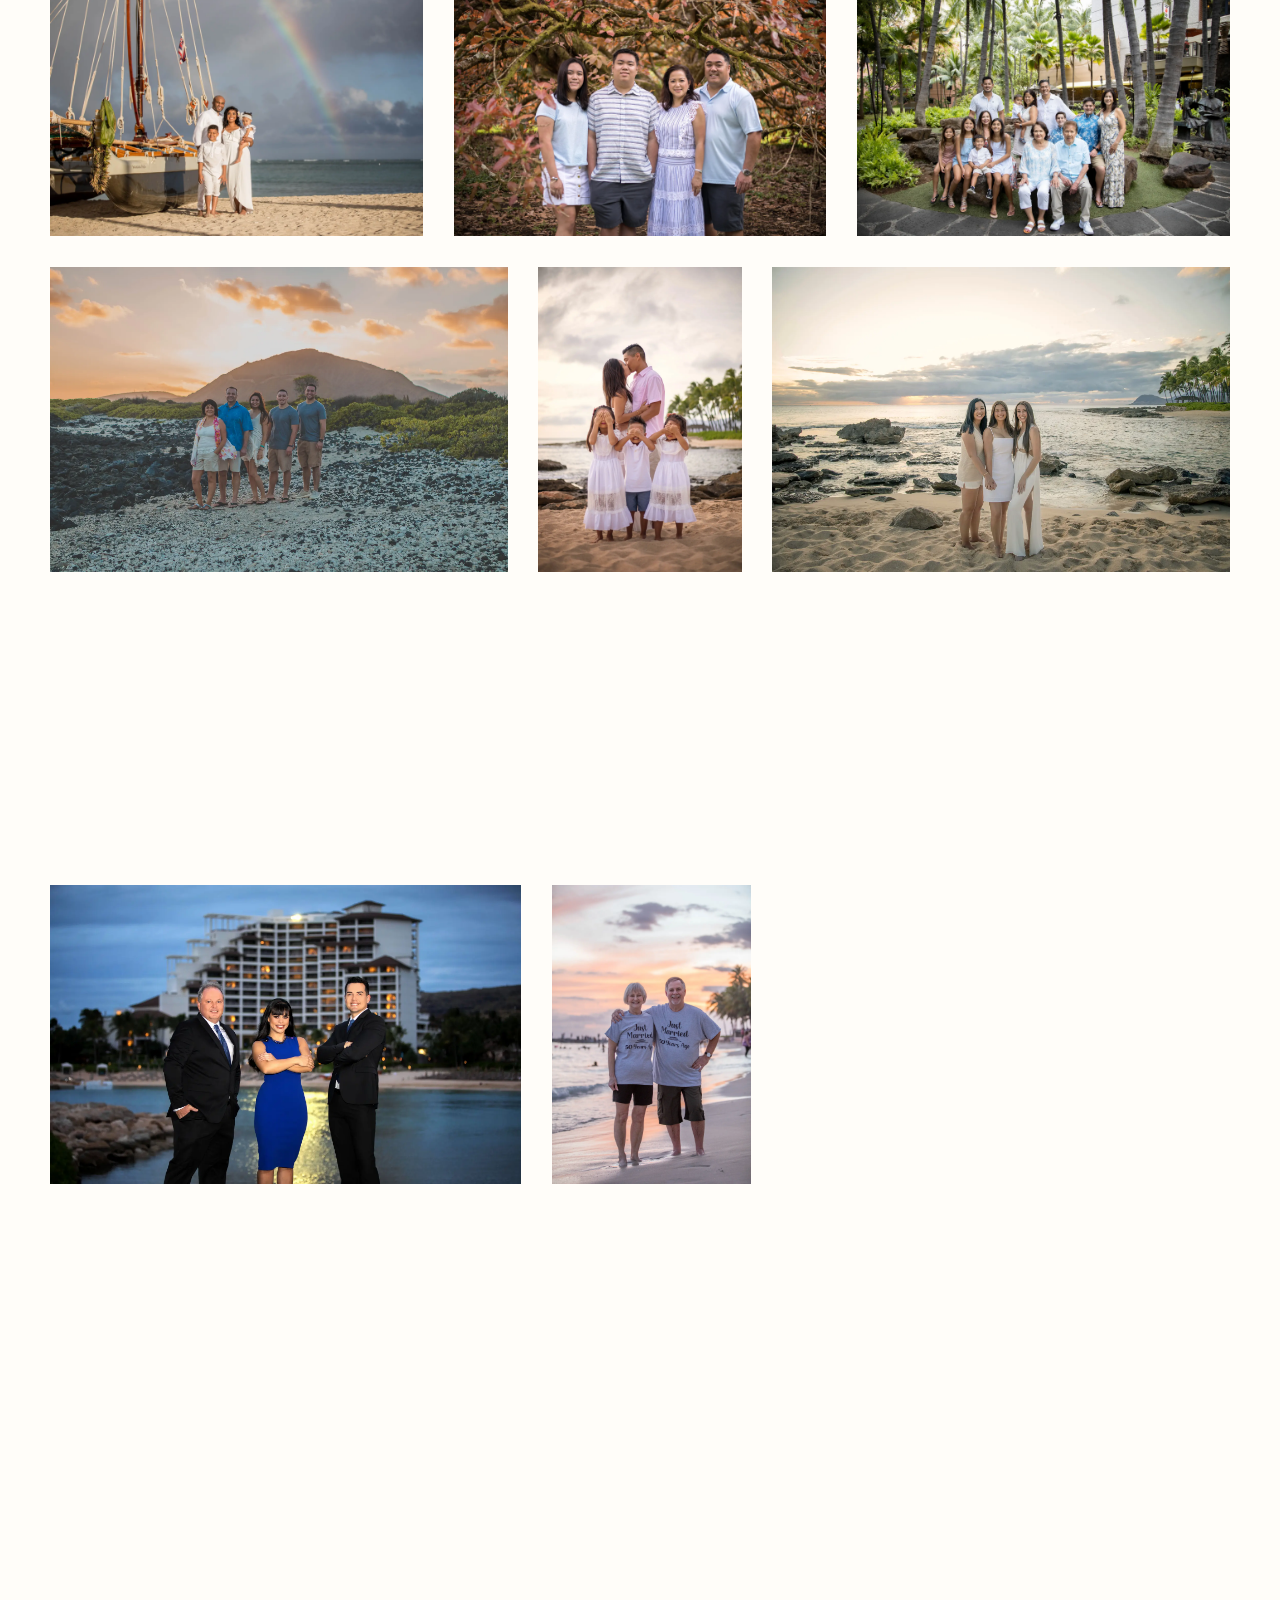
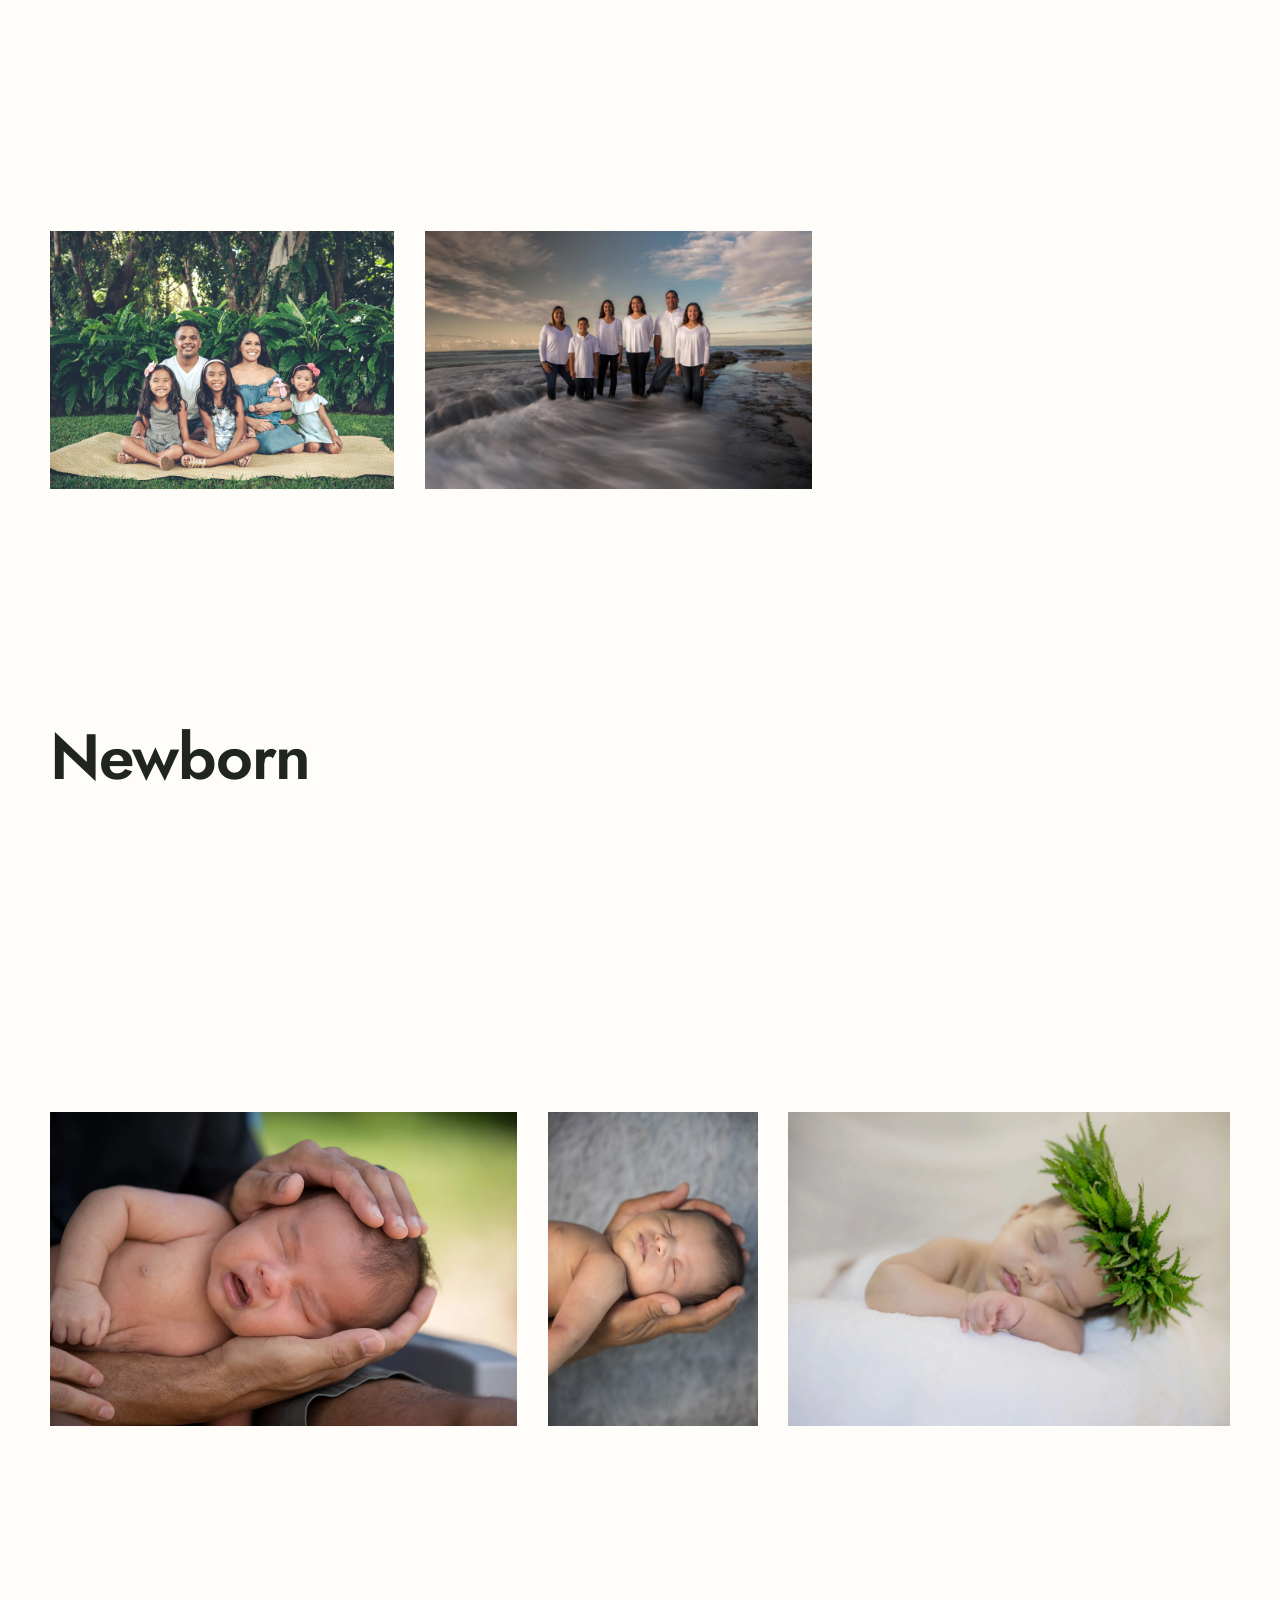
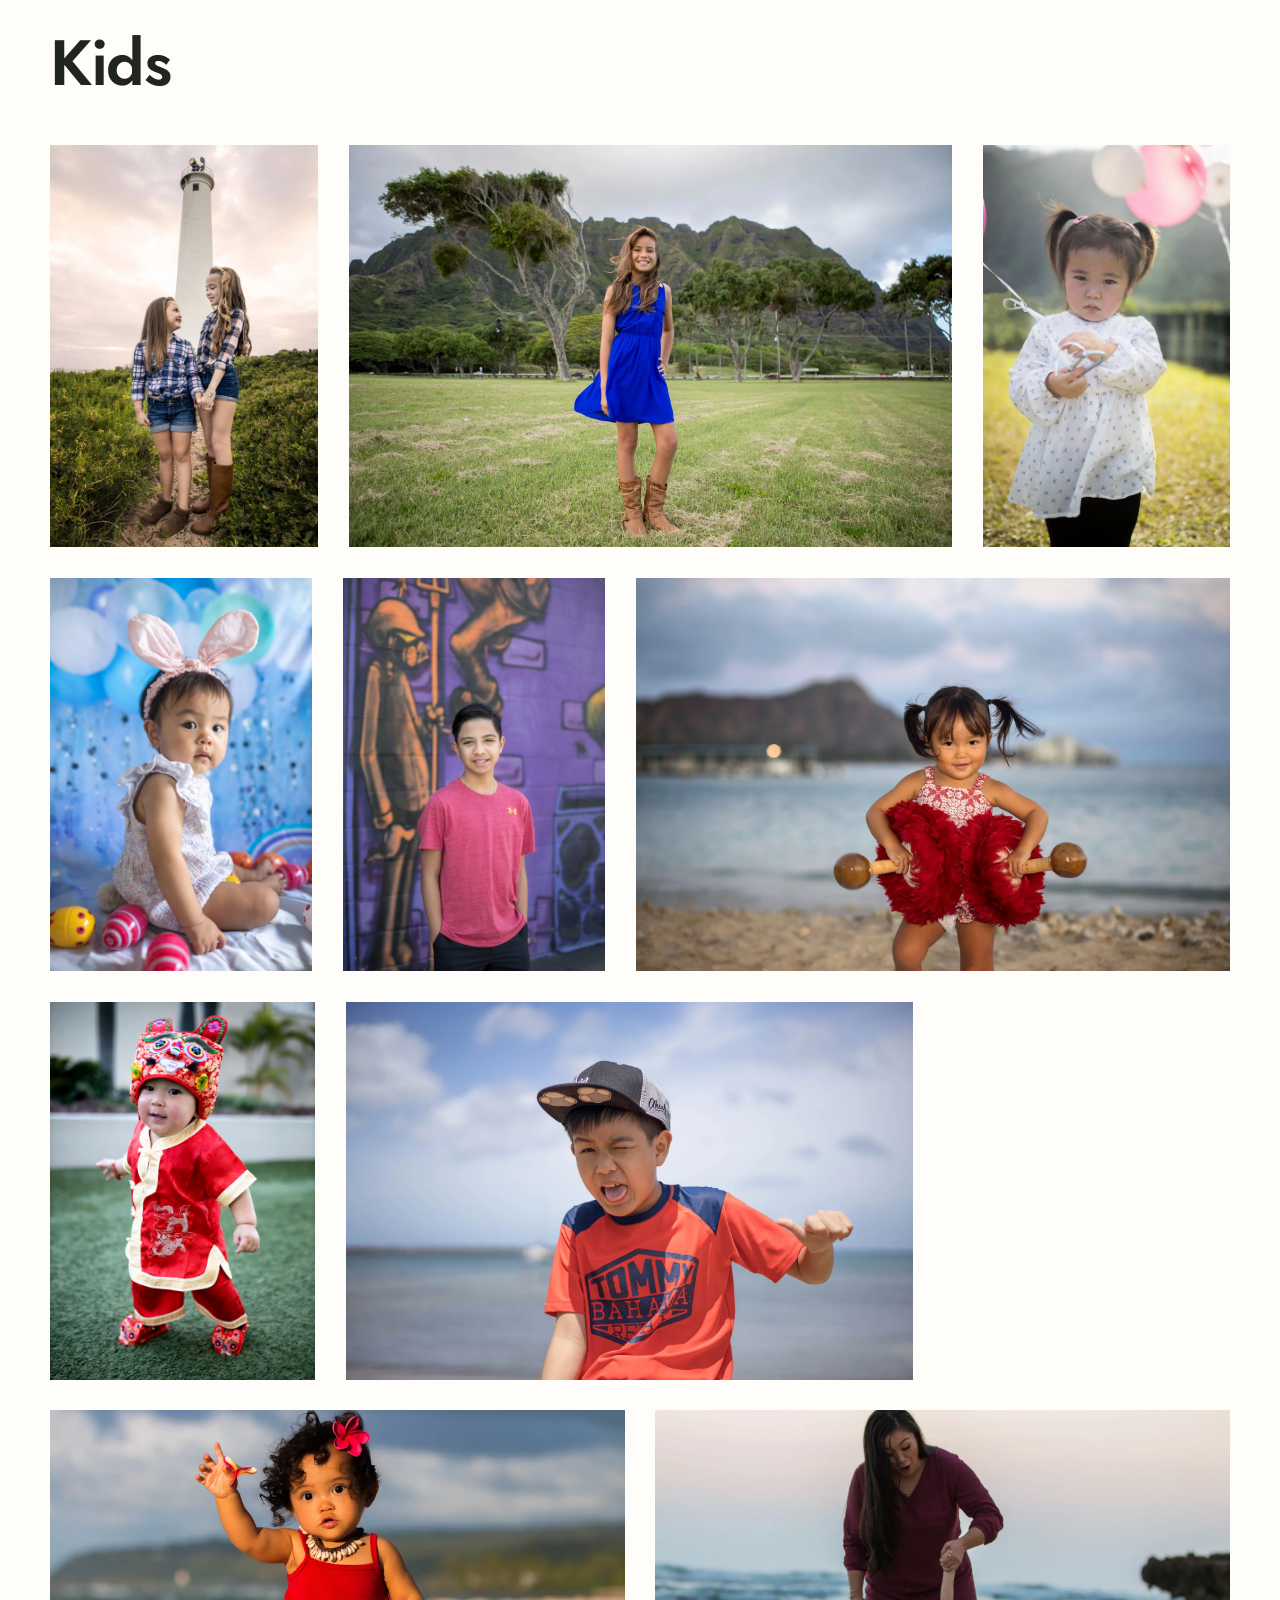
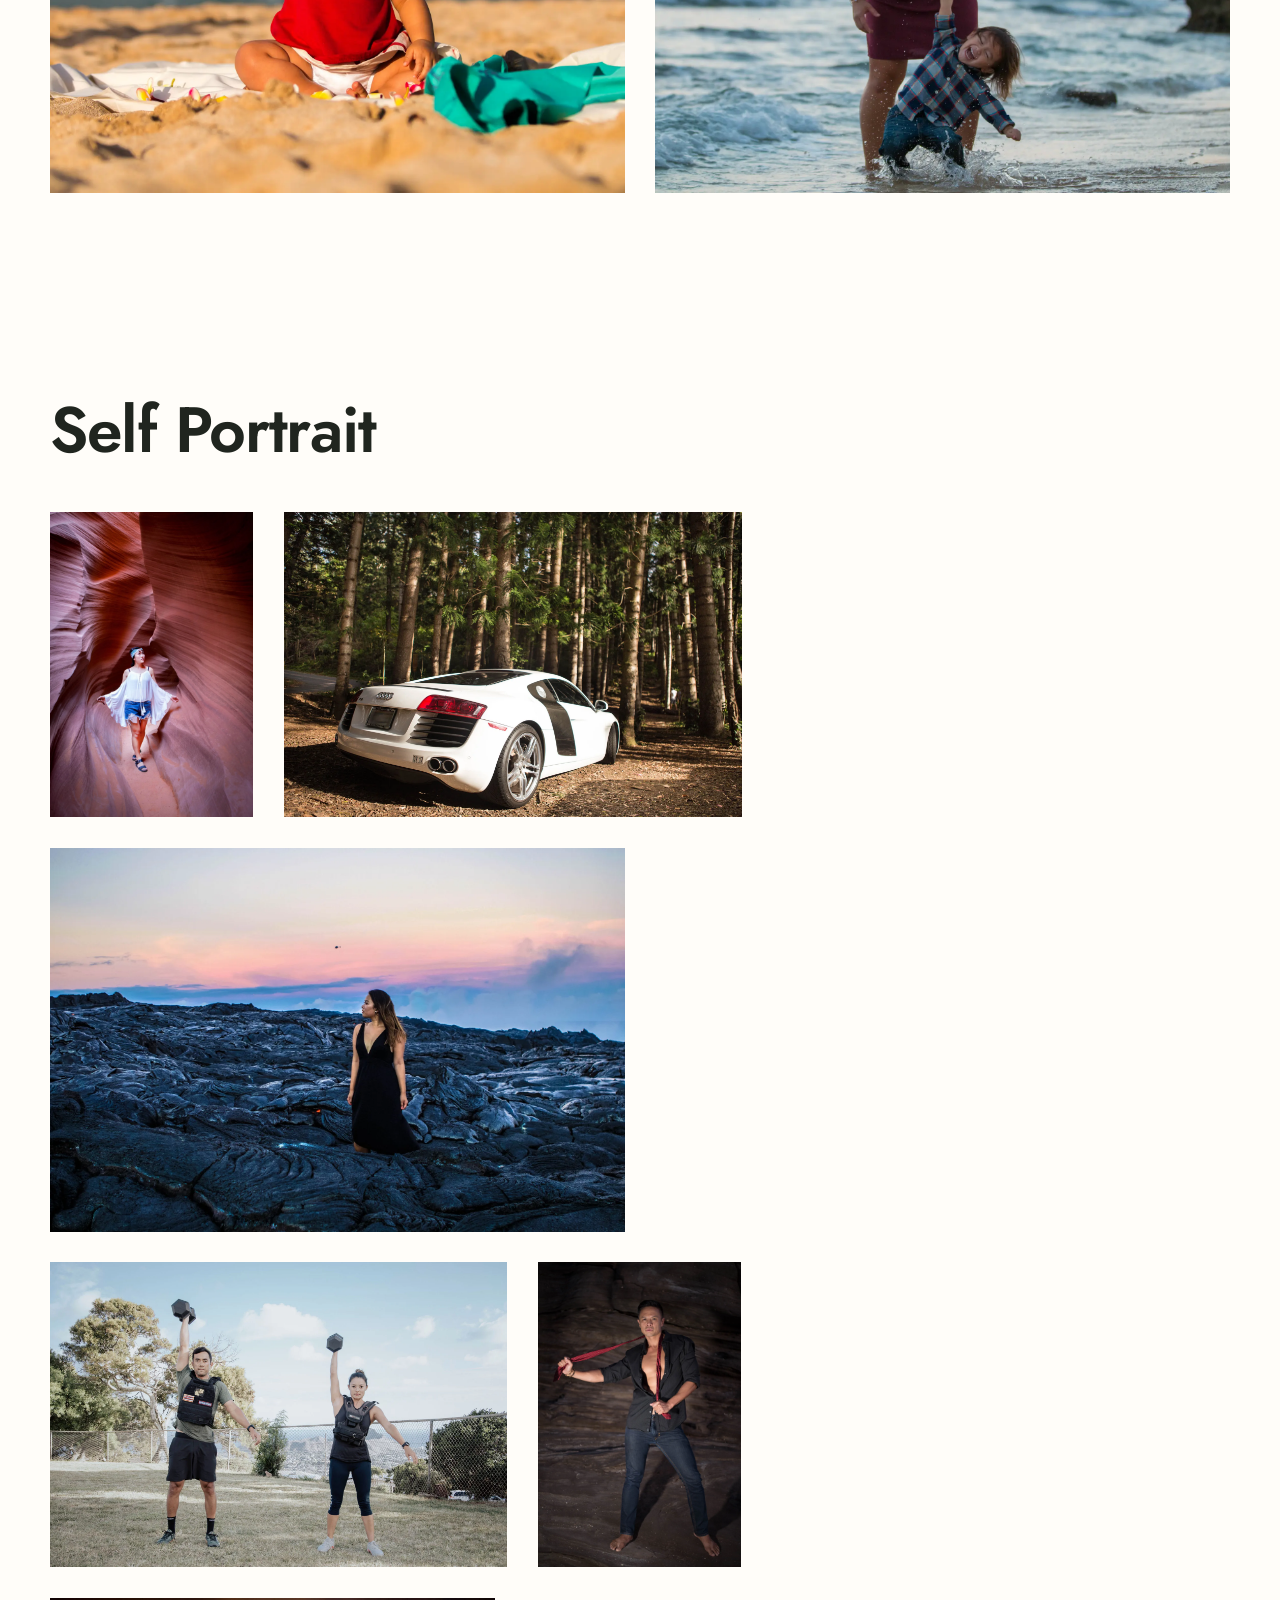
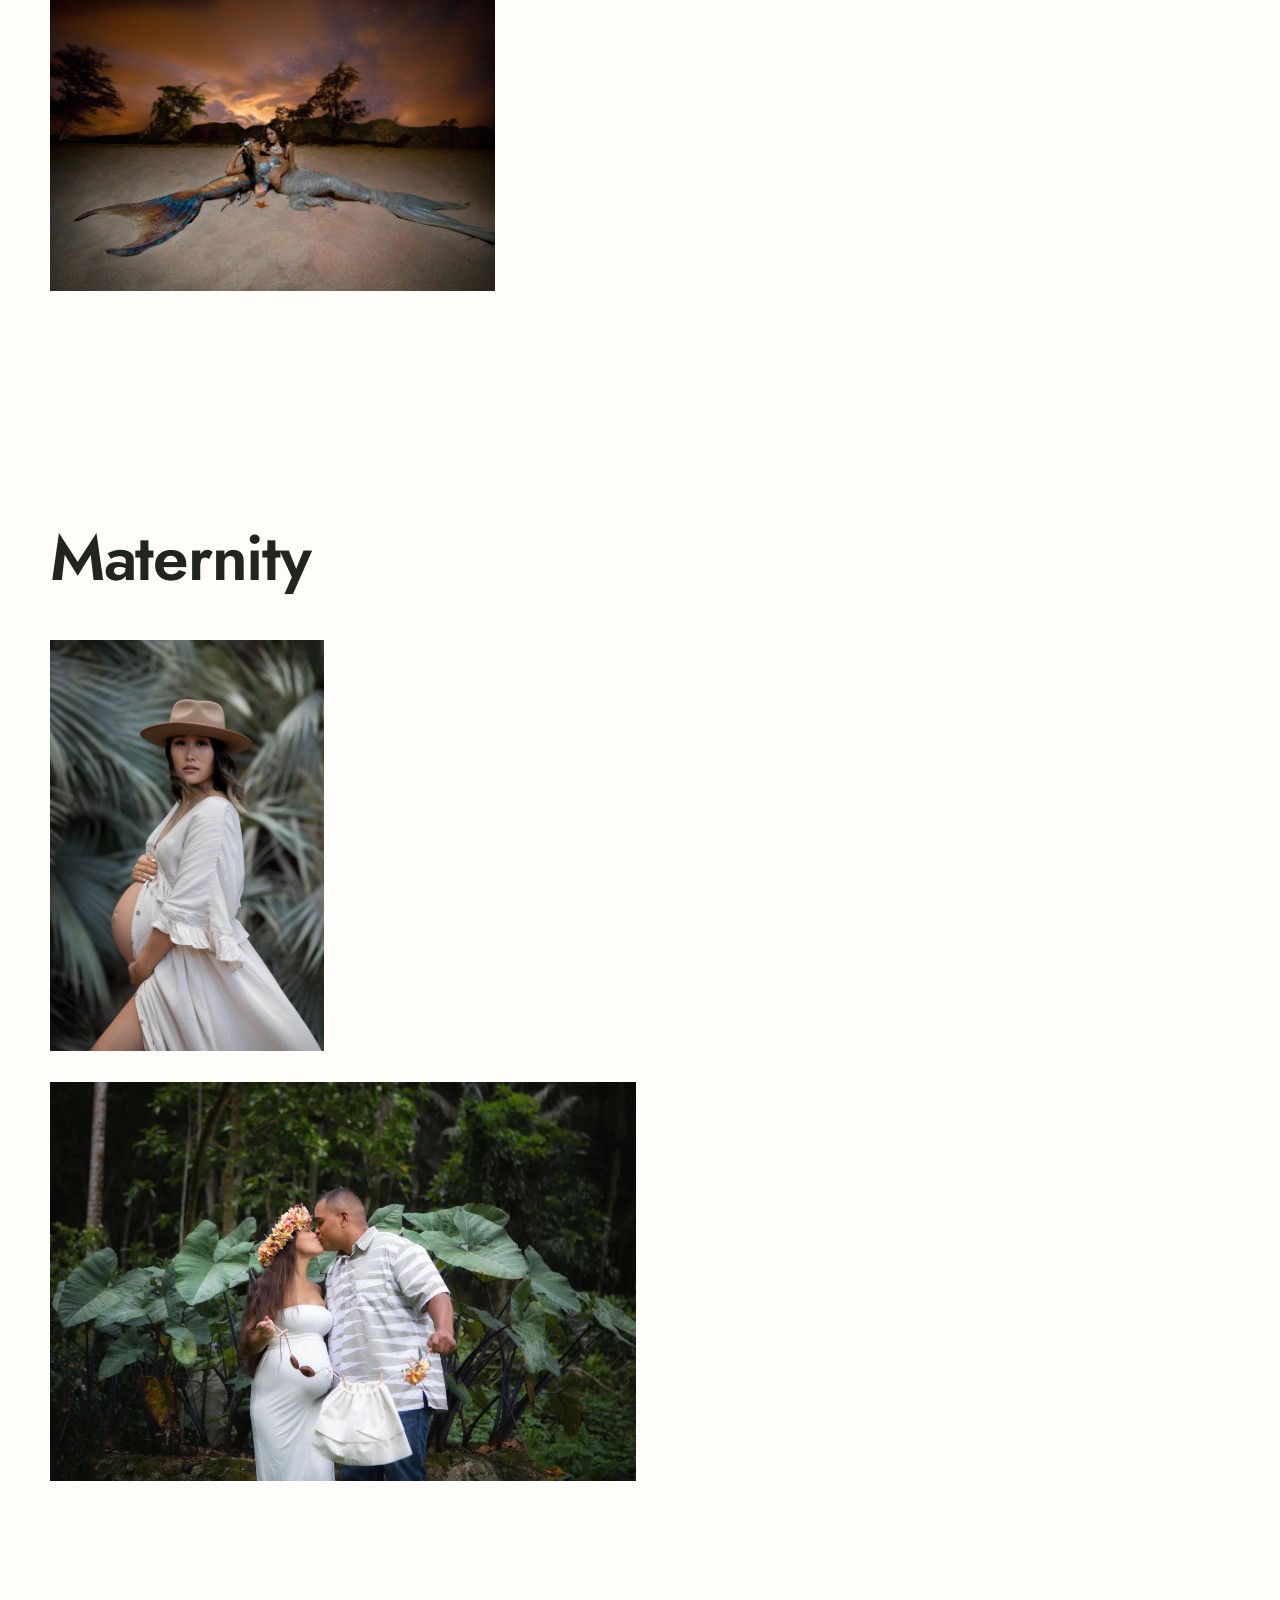
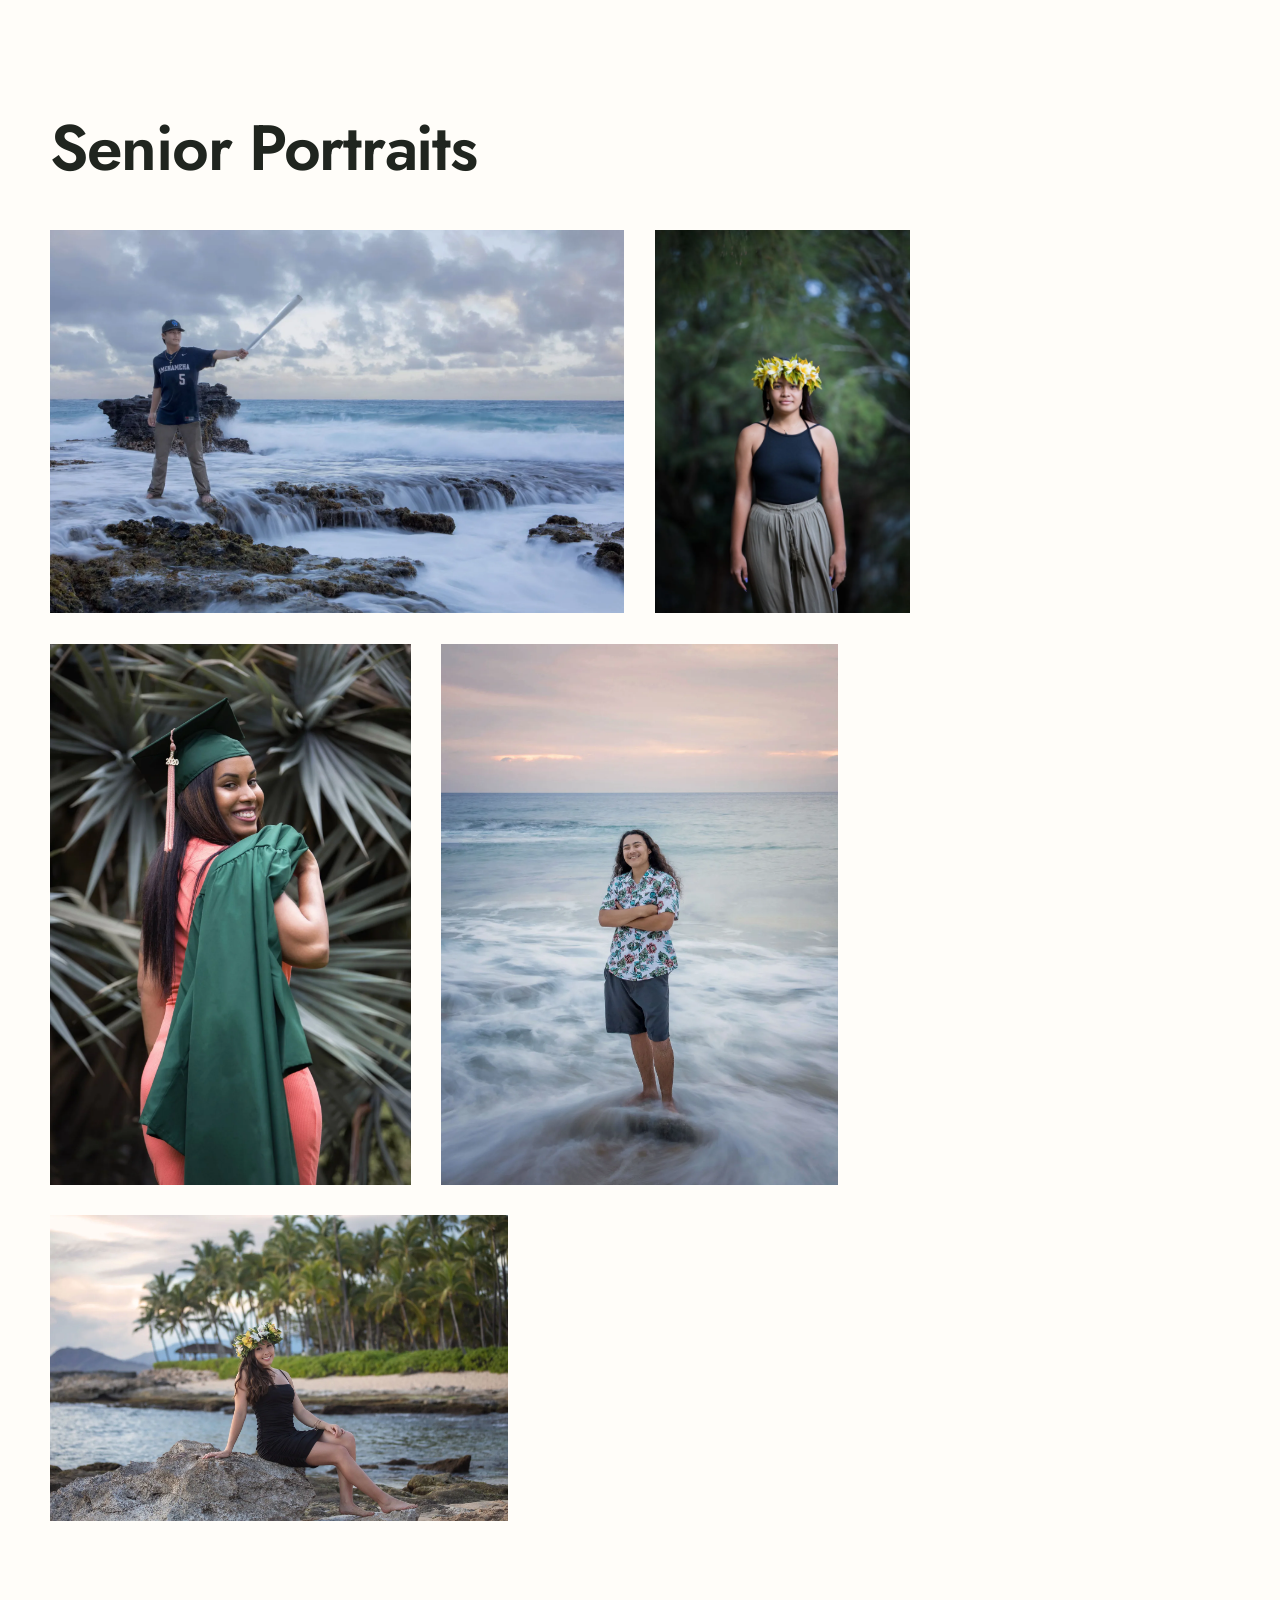
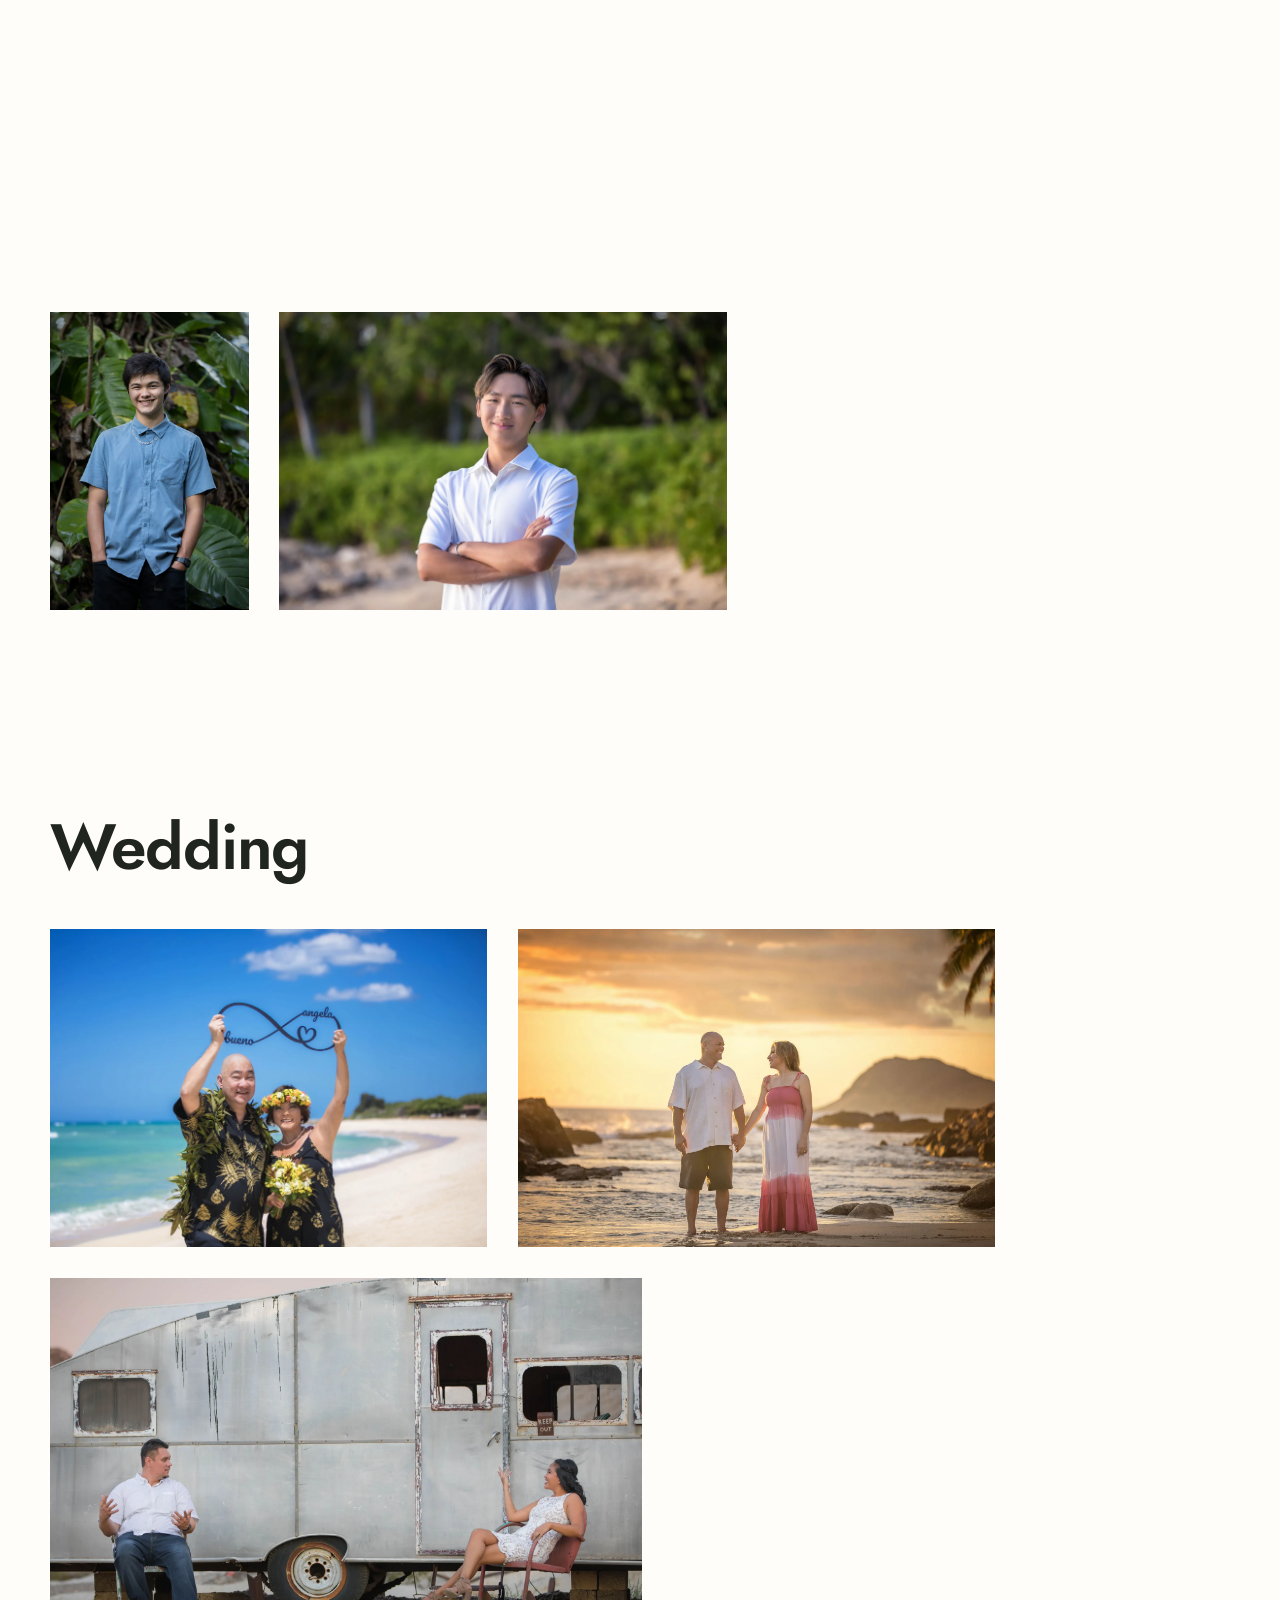
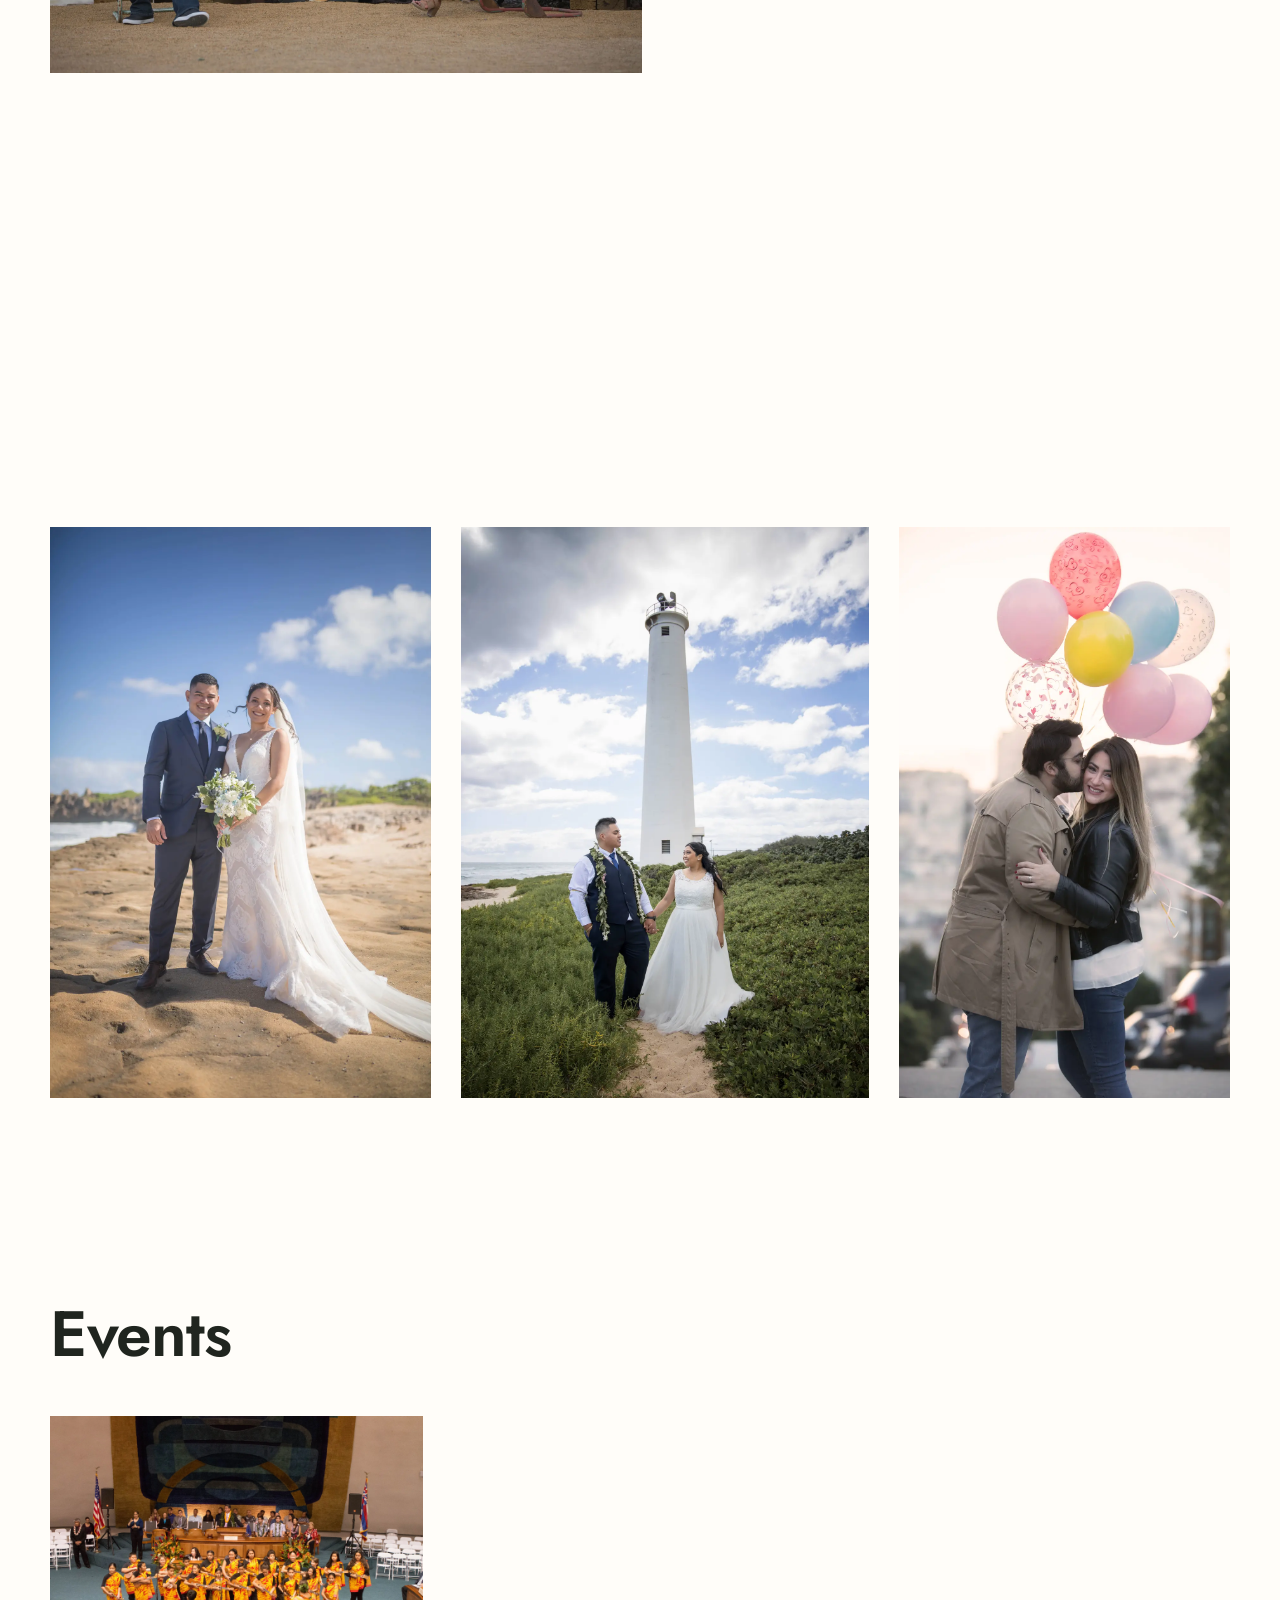
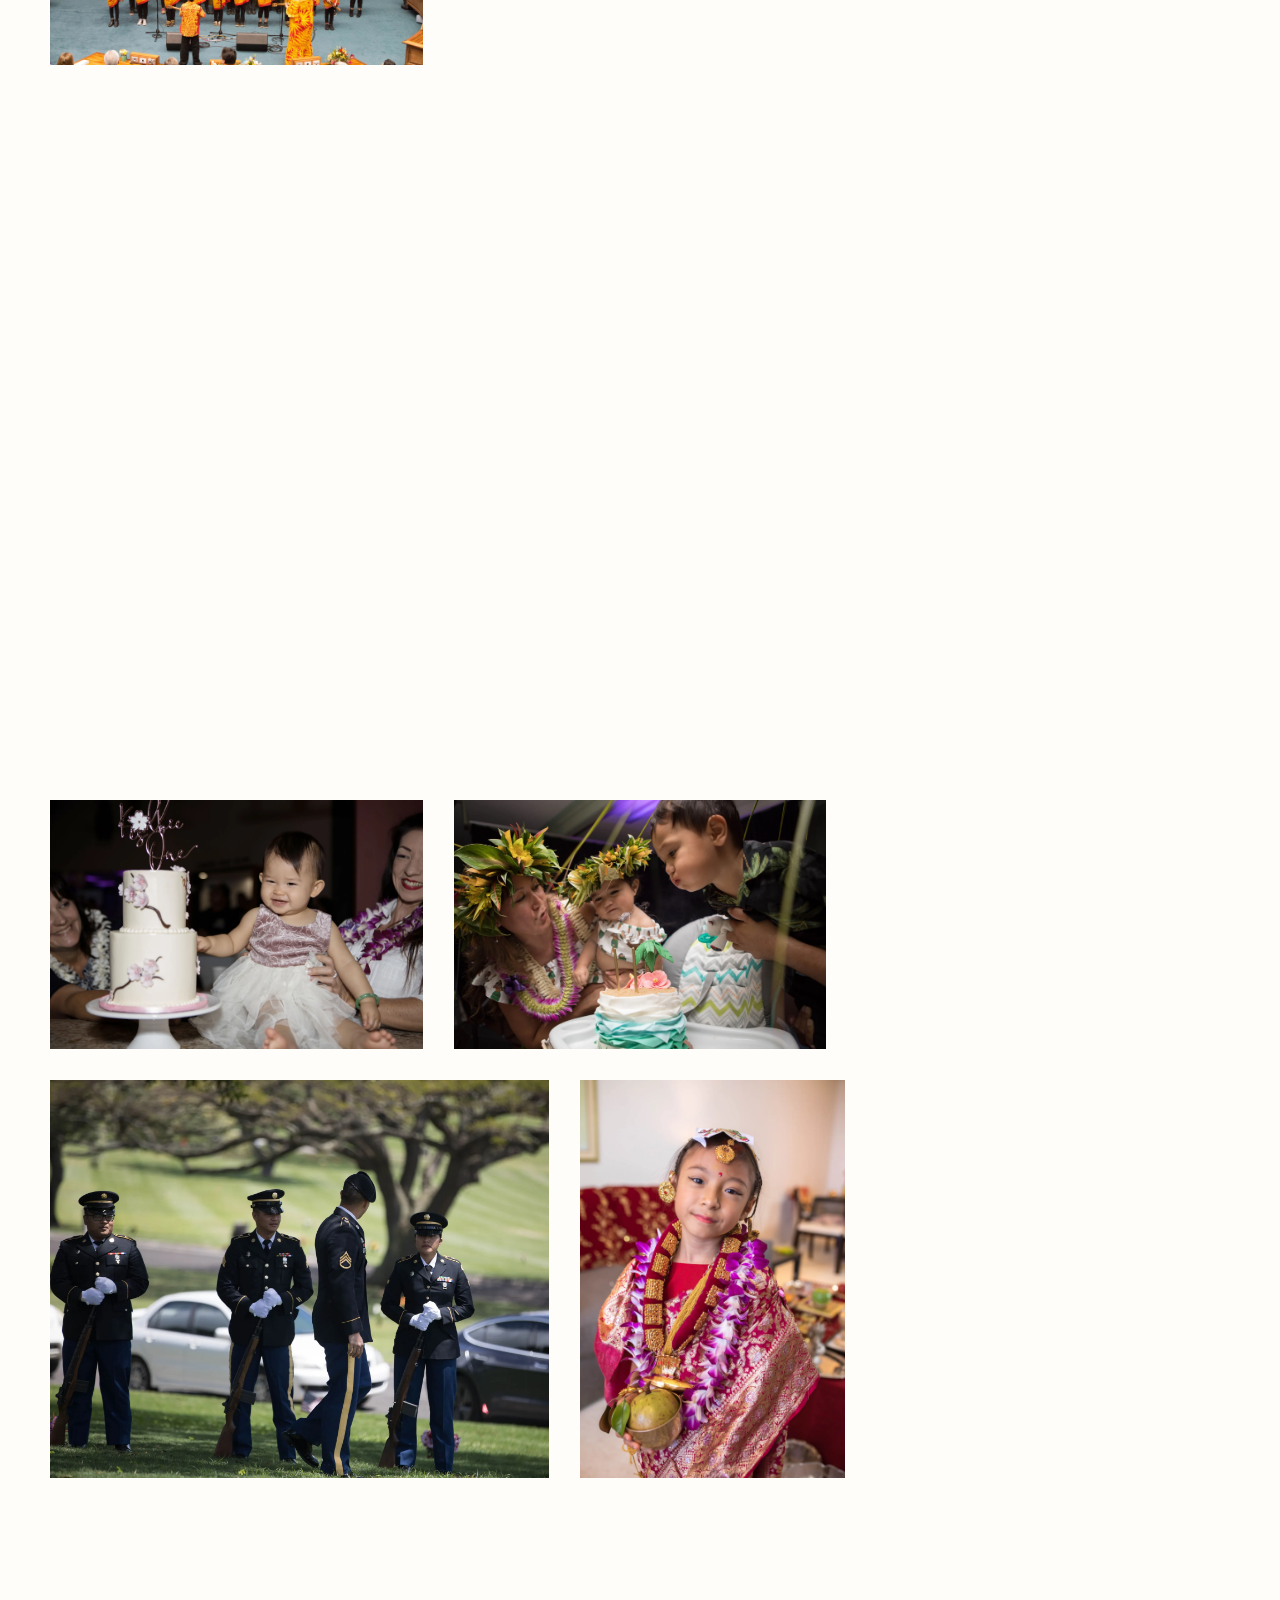
<file: portfolio.html>
<!doctype html>
<html lang="en">
  <head>
    <meta charset="utf-8" />
    <meta name="viewport" content="width=device-width,initial-scale=1" />
    <title>Photography Portfolio | Lady Jaja Photography Oʻahu</title>
    <meta
      name="description"
      content="Explore family, newborn, kids, self portrait, maternity, senior, wedding, event and landscape photography by Lady Jaja Photography."
    />
    <link
      rel="canonical"
      href="https://www.ladyjajaphotography.com/portfolio"
    />
    <meta property="og:title" content="Portfolio | Lady Jaja Photography" />
    <meta
      property="og:description"
      content="Photography from Oʻahu by Lady Jaja Photography."
    />
    <meta property="og:type" content="website" />
    <meta
      property="og:url"
      content="https://www.ladyjajaphotography.com/portfolio"
    />
    <meta
      property="og:image"
      content="https://www.ladyjajaphotography.com/assets/images/home-01.webp"
    />
    <link rel="icon" href="assets/images/home-02.png" type="image/png" />
    <link rel="stylesheet" href="assets/css/styles.css" />
  </head>
  <body>
    <a class="skip-link" href="#main">Skip to content</a>
    <header class="site-header">
      <div class="container header-inner">
        <a
          class="brand"
          href="index.html"
          aria-label="Lady Jaja Photography home"
          ><img
            src="assets/images/home-02.png"
            alt="Lady Jaja Photography" /></a
        ><button
          class="menu-toggle"
          type="button"
          aria-expanded="false"
          aria-controls="site-nav"
          aria-label="Open navigation"
        >
          <span></span>
        </button>
        <nav class="site-nav" id="site-nav" aria-label="Main navigation">
          <ul class="nav-list">
            <li><a href="index.html">Home</a></li>
            <li><a href="portfolio.html" aria-current="page">Portfolio</a></li>
            <li><a href="about.html">About</a></li>
            <li><a href="contact.html">Contact</a></li>
          </ul>
        </nav>
        <a class="btn header-cta" href="contact.html"
          >Request Pricing & Availability</a
        >
      </div>
    </header>
    <main id="main">
      <section class="page-hero portfolio-hero">
        <div class="container">
          <h1>The portfolio</h1>
        </div>
      </section>
      <nav class="portfolio-jump" aria-label="Portfolio categories">
        <a href="#family">Family Portrait</a><a href="#newborn">Newborn</a
        ><a href="#kids">Kids</a><a href="#portraits">Self Portrait</a
        ><a href="#maternity">Maternity</a
        ><a href="#seniors">Senior Portraits</a><a href="#weddings">Wedding</a
        ><a href="#events">Events</a><a href="#landscape">Landscape</a>
      </nav>
      <section class="section">
        <div
          class="container portfolio-groups"
          data-portfolio-groups
          aria-live="polite"
        >
          <p>Loading the portfolio…</p>
        </div>
      </section>
      <section class="section section--cream">
        <div class="narrow center">
          <h2>Ready when you are.</h2>
          <a class="btn" href="contact.html">Request Pricing & Availability</a>
        </div>
      </section>
    </main>
    <footer class="site-footer">
      <div class="container">
        <div class="footer-grid">
          <div class="footer-brand">
            <img src="assets/images/home-02.png" alt="Lady Jaja Photography" />
            <p>Serving Oʻahu.</p>
          </div>
          <div>
            <h3>Explore</h3>
            <ul class="footer-links">
              <li><a href="portfolio.html">Portfolio</a></li>
              <li><a href="about.html">About</a></li>
              <li><a href="contact.html">Contact</a></li>
            </ul>
          </div>
          <div>
            <h3>Connect</h3>
            <ul class="footer-links">
              <li>
                <a href="mailto:ladyjajaphotography@gmail.com">Email Jaja</a>
              </li>
              <li><a href="tel:+18083586993">808-358-6993</a></li>
              <li>
                <a
                  class="instagram-link"
                  href="https://www.instagram.com/ladyjajaphotography?igshid=pebsprfggkbb"
                  target="_blank"
                  rel="noopener noreferrer"
                  ><svg viewBox="0 0 24 24" aria-hidden="true">
                    <rect x="3" y="3" width="18" height="18" rx="5"></rect>
                    <circle cx="12" cy="12" r="4"></circle>
                    <circle cx="17.5" cy="6.5" r="1"></circle></svg
                  >Instagram</a
                >
              </li>
            </ul>
          </div>
        </div>
        <div class="footer-bottom">
          <span>© <span data-year></span> Lady Jaja Photography</span
          ><span
            ><a href="privacy.html">Privacy</a> ·
            <a href="accessibility.html">Accessibility</a> ·
            <a
              href="https://www.webbywahine.com/"
              target="_blank"
              rel="noopener noreferrer"
              >Designed by Webby Wahine</a
            ></span
          >
        </div>
      </div>
    </footer>
    <div
      class="lightbox"
      role="dialog"
      aria-modal="true"
      aria-label="Enlarged photograph"
      aria-hidden="true"
    >
      <button class="lightbox-close" type="button" aria-label="Close image">
        ×</button
      ><img src="assets/images/home-01.webp" alt="" />
    </div>
    <script src="assets/js/site.js" defer></script>
    <script src="assets/js/gallery.js?v=16" defer></script>
  </body>
</html>
</file>
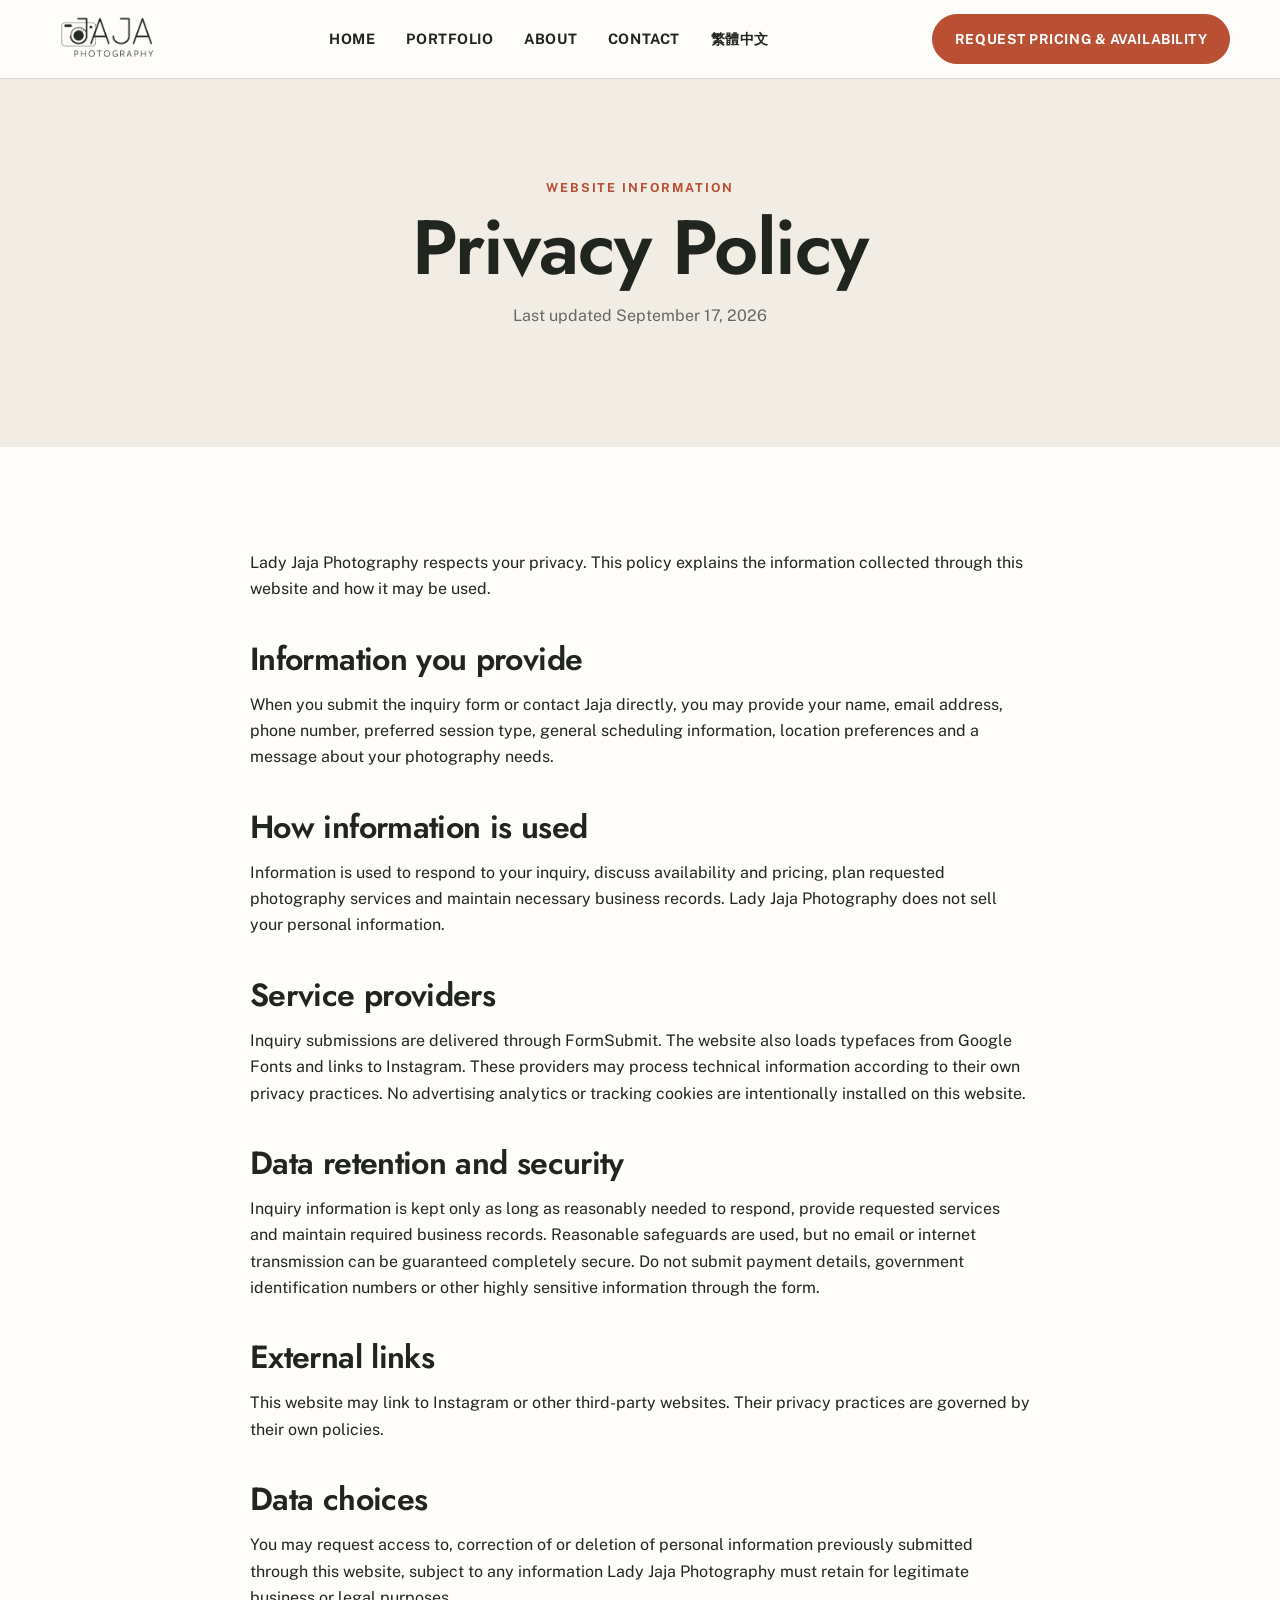
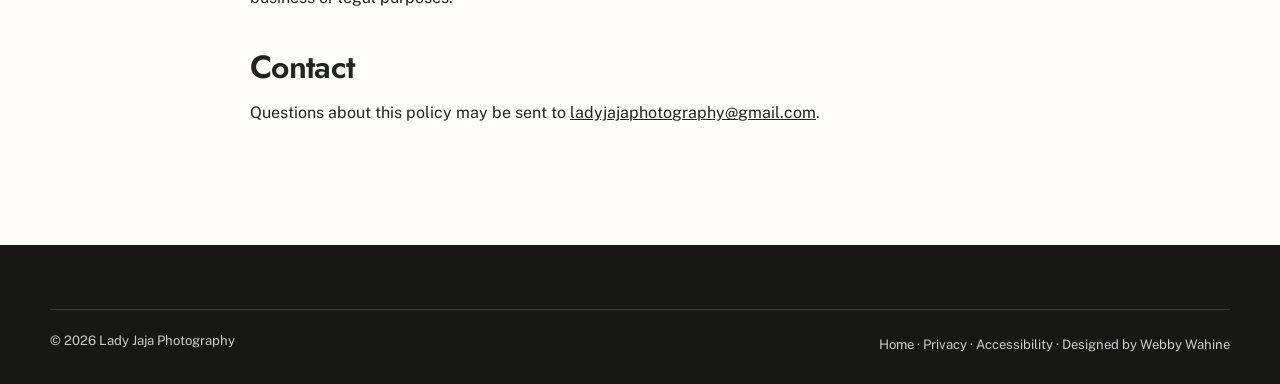
<file: privacy.html>
<!doctype html><html lang="en"><head><meta charset="utf-8"><meta name="viewport" content="width=device-width,initial-scale=1"><title>Privacy Policy | Lady Jaja Photography</title><meta name="description" content="Privacy policy for the Lady Jaja Photography website and inquiry form."><link rel="canonical" href="https://www.ladyjajaphotography.com/privacy"><meta property="og:title" content="Privacy Policy | Lady Jaja Photography"><meta property="og:type" content="website"><meta property="og:url" content="https://www.ladyjajaphotography.com/privacy"><meta property="og:image" content="https://www.ladyjajaphotography.com/assets/images/home-01.webp"><link rel="icon" href="assets/images/home-02.png" type="image/png"><link rel="stylesheet" href="assets/css/styles.css"></head><body>
<a class="skip-link" href="#main">Skip to content</a><header class="site-header"><div class="container header-inner"><a class="brand" href="index.html" aria-label="Lady Jaja Photography home"><img src="assets/images/home-02.png" alt="Lady Jaja Photography"></a><button class="menu-toggle" type="button" aria-expanded="false" aria-controls="site-nav" aria-label="Open navigation"><span></span></button><nav class="site-nav" id="site-nav" aria-label="Main navigation"><ul class="nav-list"><li><a href="index.html">Home</a></li><li><a href="portfolio.html">Portfolio</a></li><li><a href="about.html">About</a></li><li><a href="contact.html">Contact</a></li></ul></nav><a class="btn header-cta" href="contact.html">Request Pricing & Availability</a></div></header>
<main id="main"><section class="page-hero"><div class="narrow"><p class="eyebrow">Website information</p><h1>Privacy Policy</h1><p class="muted">Last updated September 17, 2026</p></div></section><section class="section"><div class="narrow legal-content"><p>Lady Jaja Photography respects your privacy. This policy explains the information collected through this website and how it may be used.</p><h2>Information you provide</h2><p>When you submit the inquiry form or contact Jaja directly, you may provide your name, email address, phone number, preferred session type, general scheduling information, location preferences and a message about your photography needs.</p><h2>How information is used</h2><p>Information is used to respond to your inquiry, discuss availability and pricing, plan requested photography services and maintain necessary business records. Lady Jaja Photography does not sell your personal information.</p><h2>Service providers</h2><p>Inquiry submissions are delivered through FormSubmit. The website also loads typefaces from Google Fonts and links to Instagram. These providers may process technical information according to their own privacy practices. No advertising analytics or tracking cookies are intentionally installed on this website.</p><h2>Data retention and security</h2><p>Inquiry information is kept only as long as reasonably needed to respond, provide requested services and maintain required business records. Reasonable safeguards are used, but no email or internet transmission can be guaranteed completely secure. Do not submit payment details, government identification numbers or other highly sensitive information through the form.</p><h2>External links</h2><p>This website may link to Instagram or other third-party websites. Their privacy practices are governed by their own policies.</p><h2>Data choices</h2><p>You may request access to, correction of or deletion of personal information previously submitted through this website, subject to any information Lady Jaja Photography must retain for legitimate business or legal purposes.</p><h2>Contact</h2><p>Questions about this policy may be sent to <a href="mailto:ladyjajaphotography@gmail.com">ladyjajaphotography@gmail.com</a>.</p></div></section></main>
<footer class="site-footer"><div class="container"><div class="footer-bottom" style="margin-top:0"><span>© <span data-year></span> Lady Jaja Photography</span><span><a href="index.html">Home</a> · <a href="privacy.html">Privacy</a> · <a href="accessibility.html">Accessibility</a> · <a href="https://www.webbywahine.com/" target="_blank" rel="noopener noreferrer">Designed by Webby Wahine</a></span></div></div></footer><script src="assets/js/site.js" defer></script></body></html>
</file>
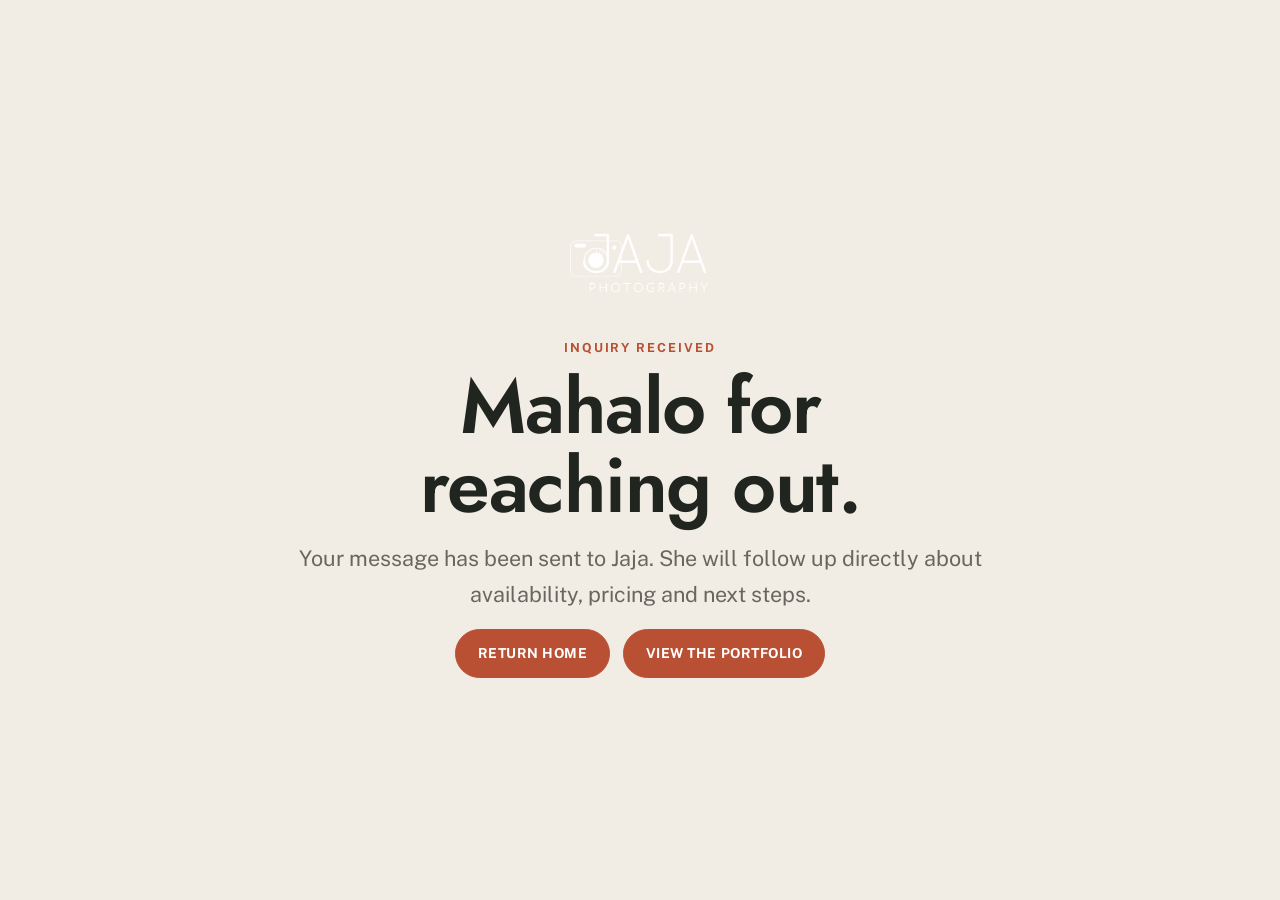
<file: thank-you.html>
<!doctype html>
<html lang="en">
  <head>
    <meta charset="utf-8" />
    <meta name="viewport" content="width=device-width,initial-scale=1" />
    <title>Mahalo | Lady Jaja Photography</title>
    <meta
      name="description"
      content="Thank you for contacting Lady Jaja Photography."
    />
    <meta name="robots" content="noindex" />
    <link
      rel="canonical"
      href="https://www.ladyjajaphotography.com/thank-you.html"
    />
    <meta
      property="og:image"
      content="https://www.ladyjajaphotography.com/assets/images/home-01.webp"
    />
    <link rel="icon" href="assets/images/home-02.png" type="image/png" />
    <link rel="stylesheet" href="assets/css/styles.css" />
  </head>
  <body>
    <main id="main">
      <section class="page-hero full-page-message">
        <div class="narrow">
          <img
            src="assets/images/home-02.png"
            alt="Lady Jaja Photography"
            class="thank-you-logo"
          />
          <p class="eyebrow">Inquiry received</p>
          <h1>Mahalo for reaching out.</h1>
          <p class="lead muted">
            Your message has been sent to Jaja. She will follow up directly
            about availability, pricing and next steps.
          </p>
          <div class="button-row button-row--center">
            <a class="btn" href="index.html">Return Home</a
            ><a class="btn btn--outline" href="portfolio.html"
              >View the Portfolio</a
            >
          </div>
        </div>
      </section>
    </main>
    <script src="assets/js/site.js" defer></script>
  </body>
</html>
</file>
<file: assets/css/styles.css>
@import url("https://fonts.googleapis.com/css2?family=Jost:wght@400;500;600&family=Public+Sans:wght@400;500;600;700&display=swap");
:root {
  --ink: #20251f;
  --paper: #fffdf9;
  --cream: #f2ede4;
  --terracotta: #b95034;
  --muted: #68675f;
  --line: rgba(32, 37, 31, 0.18);
  --display: "Jost", sans-serif;
  --body: "Public Sans", sans-serif;
}
.sr-only {
  position: absolute;
  width: 1px;
  height: 1px;
  padding: 0;
  margin: -1px;
  overflow: hidden;
  clip: rect(0, 0, 0, 0);
  white-space: nowrap;
  border: 0;
}
.full-page-message {
  min-height: 100svh;
  display: grid;
  place-items: center;
  text-align: center;
}
.full-page-message__inner {
  padding: 4rem 1rem;
}
.button-row--center {
  justify-content: center;
}
.thank-you-logo {
  width: 150px;
  margin: 0 auto 2rem;
}
.legal-footer .footer-bottom {
  margin-top: 0;
}
* {
  box-sizing: border-box;
}
html {
  scroll-behavior: smooth;
}
body {
  margin: 0;
  background: var(--paper);
  color: var(--ink);
  font: 400 1rem/1.65 var(--body);
}
body.nav-open,
body.modal-open {
  overflow: hidden;
}
img {
  display: block;
  max-width: 100%;
  height: auto;
}
a {
  color: inherit;
}
button,
input,
select,
textarea {
  font: inherit;
}
:focus-visible {
  outline: 3px solid #2368a2;
  outline-offset: 3px;
}
.skip-link {
  position: fixed;
  z-index: 9999;
  top: 0.75rem;
  left: 0.75rem;
  transform: translateY(-160%);
  padding: 0.7rem 1rem;
  background: var(--ink);
  color: #fff;
}
.skip-link:focus {
  transform: none;
}
.container {
  width: min(1180px, calc(100% - 2rem));
  margin-inline: auto;
}
.narrow {
  width: min(780px, calc(100% - 2rem));
  margin-inline: auto;
}
.center {
  text-align: center;
}
.section {
  padding: clamp(4rem, 8vw, 7rem) 0;
}
.section--cream {
  background: var(--cream);
}
.section--ink {
  background: var(--ink);
  color: #fff;
}
h1,
h2,
h3 {
  margin: 0 0 1rem;
  font-family: var(--display);
  font-weight: 600;
  line-height: 1.03;
  letter-spacing: -0.02em;
  text-wrap: balance;
  overflow-wrap: anywhere;
}
h1 {
  font-size: clamp(2.9rem, 7vw, 6.2rem);
}
h2 {
  font-size: clamp(2.35rem, 5vw, 4.5rem);
}
h3 {
  font-size: clamp(1.25rem, 2vw, 1.7rem);
}
p {
  margin: 0 0 1rem;
}
.lead {
  font-size: clamp(1.1rem, 2vw, 1.35rem);
}
.muted {
  color: var(--muted);
}
.eyebrow {
  margin: 0 0 0.7rem;
  color: var(--terracotta);
  font: 700 0.78rem/1.2 var(--body);
  letter-spacing: 0.16em;
  text-transform: uppercase;
}
.title-block {
  margin-bottom: clamp(2.25rem, 5vw, 4rem);
  text-align: center;
}
.title-block h2 {
  margin-bottom: 0.55rem;
}
.title-block p {
  margin: 0;
  color: var(--muted);
  font-size: 1.05rem;
}
.title-block--light p {
  color: rgba(255, 255, 255, 0.7);
}
.site-header {
  position: sticky;
  top: 0;
  z-index: 1000;
  border-bottom: 1px solid var(--line);
  background: rgba(255, 253, 249, 0.96);
  backdrop-filter: blur(14px);
}
.header-inner {
  min-height: 78px;
  display: grid;
  grid-template-columns: auto 1fr auto;
  align-items: center;
  gap: 2rem;
}
.brand {
  display: inline-flex;
}
.brand img {
  width: 116px;
  max-height: 58px;
  object-fit: contain;
  filter: brightness(0) saturate(100%) invert(12%) sepia(8%) saturate(819%)
    hue-rotate(64deg) brightness(96%) contrast(89%);
}
.nav-list {
  display: flex;
  justify-content: center;
  gap: clamp(0.9rem, 2.4vw, 2rem);
  list-style: none;
  padding: 0;
  margin: 0;
}
.nav-list a {
  text-decoration: none;
  font-weight: 700;
  font-size: 0.9rem;
  letter-spacing: 0.04em;
  text-transform: uppercase;
}
.language-toggle {
  border: 0;
  padding: 0;
  background: transparent;
  color: inherit;
  font: 700 0.9rem/1.65 var(--body);
  letter-spacing: 0.04em;
  text-transform: none;
  cursor: pointer;
}
.language-toggle:hover {
  color: var(--terracotta);
}
.home-page .language-toggle:hover {
  color: #fff;
}
.nav-list a[aria-current="page"] {
  color: var(--terracotta);
}
.menu-toggle {
  display: none;
  width: 44px;
  height: 44px;
  border: 0;
  background: transparent;
}
.menu-toggle span,
.menu-toggle span::before,
.menu-toggle span::after {
  display: block;
  width: 24px;
  height: 2px;
  background: var(--ink);
}
.menu-toggle span {
  position: relative;
  margin: auto;
}
.menu-toggle span::before,
.menu-toggle span::after {
  content: "";
  position: absolute;
  left: 0;
}
.menu-toggle span::before {
  top: -7px;
}
.menu-toggle span::after {
  top: 7px;
}
.btn {
  display: inline-flex;
  justify-content: center;
  align-items: center;
  min-height: 48px;
  padding: 0.78rem 1.35rem;
  border: 1px solid var(--terracotta);
  border-radius: 999px;
  background: var(--terracotta);
  color: #fff;
  text-decoration: none;
  font-weight: 700;
  font-size: 0.86rem;
  letter-spacing: 0.04em;
  text-transform: uppercase;
  cursor: pointer;
  transition: 0.2s ease;
}
.btn:hover {
  background: #913a25;
  border-color: #913a25;
}
.btn--light {
  background: #fff;
  border-color: #fff;
  color: var(--ink);
}
.btn--light:hover {
  background: var(--cream);
  border-color: var(--cream);
}
.btn--outline-light {
  background: transparent;
  border-color: #fff;
  color: #fff;
}
.btn--outline-light:hover {
  background: #fff;
  color: var(--ink);
}
.button-row {
  display: flex;
  flex-wrap: wrap;
  justify-content: center;
  gap: 0.8rem;
}
.text-link {
  display: inline-flex;
  gap: 0.5rem;
  align-items: center;
  font-weight: 700;
  text-underline-offset: 0.35em;
}
.text-link--light {
  color: #fff;
}
.home-hero {
  position: relative;
  min-height: min(820px, calc(100svh - 78px));
  display: grid;
  place-items: center;
  overflow: hidden;
  background: #0e0e0c;
}
.home-hero__photo {
  position: absolute;
  inset: 0;
  width: 100%;
  height: 100%;
  object-fit: cover;
  object-position: center;
}
.home-hero::after {
  content: "";
  position: absolute;
  inset: 0;
  background: rgba(0, 0, 0, 0.28);
}
.home-hero__content {
  position: relative;
  z-index: 1;
  display: grid;
  justify-items: center;
  gap: 2rem;
  width: min(760px, calc(100% - 2rem));
  text-align: center;
}
.home-hero__logo {
  width: min(420px, 70vw);
  filter: brightness(0) invert(1);
  object-fit: contain;
}
.category-index {
  display: grid;
  grid-template-columns: repeat(3, minmax(0, 1fr));
  border-top: 1px solid var(--line);
  border-left: 1px solid var(--line);
}
.category-index a {
  display: flex;
  justify-content: space-between;
  gap: 1rem;
  padding: 1.2rem 1.3rem;
  border-right: 1px solid var(--line);
  border-bottom: 1px solid var(--line);
  text-decoration: none;
  font: 600 1.1rem/1.2 var(--display);
  transition: 0.2s ease;
}
.category-index a:hover {
  background: var(--ink);
  color: #fff;
}
.simple-features {
  display: grid;
  grid-template-columns: repeat(3, 1fr);
  gap: 1px;
  margin: 0 0 2rem;
  background: rgba(255, 255, 255, 0.18);
}
.simple-features div,
.inclusion-grid div {
  display: grid;
  gap: 0.35rem;
  padding: 1.5rem;
  background: var(--ink);
}
.simple-features strong,
.inclusion-grid strong {
  font: 600 1.2rem/1.2 var(--display);
}
.simple-features span,
.inclusion-grid span {
  color: rgba(255, 255, 255, 0.72);
}
.cta-clean {
  display: grid;
  grid-template-columns: minmax(0, 1.3fr) minmax(300px, 0.7fr);
  align-items: center;
  background: var(--ink);
  color: #fff;
}
.cta-clean > img {
  width: 100%;
  height: auto;
  object-fit: contain;
}
.cta-clean > div {
  padding: clamp(2rem, 6vw, 5rem);
}
.page-hero {
  padding: clamp(4rem, 8vw, 7rem) 0;
  background: var(--cream);
  text-align: center;
}
.page-hero h1 {
  font-size: clamp(2.8rem, 6vw, 5.5rem);
}
.page-hero p {
  max-width: 720px;
  margin-inline: auto;
}
.page-hero--image {
  position: relative;
  min-height: 600px;
  display: grid;
  align-items: end;
  overflow: hidden;
  background: #151411;
  color: #fff;
}
.page-hero--image > img {
  position: absolute;
  inset: 0;
  width: 100%;
  height: 100%;
  object-fit: cover;
  object-position: center;
}
.page-hero--image::after {
  content: "";
  position: absolute;
  inset: 0;
  background: linear-gradient(0deg, rgba(0, 0, 0, 0.72), rgba(0, 0, 0, 0.08));
}
.page-hero--image .container {
  position: relative;
  z-index: 1;
  padding-bottom: 3.5rem;
}
.page-hero--image h1 {
  max-width: 900px;
  font-size: clamp(2.7rem, 5vw, 4.8rem);
}
.session-inclusions {
  padding: clamp(4rem, 7vw, 6rem) 0;
  background: var(--ink);
  color: #fff;
}
.inclusion-grid {
  display: grid;
  grid-template-columns: repeat(4, 1fr);
  gap: 1px;
  background: rgba(255, 255, 255, 0.18);
}
.session-list {
  display: grid;
  gap: clamp(4rem, 8vw, 7rem);
}
.session-row {
  display: grid;
  grid-template-columns: minmax(0, 1.1fr) minmax(300px, 0.9fr);
  gap: clamp(2rem, 6vw, 6rem);
  align-items: center;
}
.session-row:nth-child(even) .session-image {
  order: 2;
}
.session-image img {
  width: 100%;
  height: auto;
  object-fit: contain;
}
.session-details h2 {
  font-size: clamp(2.2rem, 4vw, 3.8rem);
}
.session-tagline {
  color: var(--terracotta);
  font: 600 1.2rem/1.35 var(--display);
}
.portfolio-hero {
  padding-bottom: 2.5rem;
}
.portfolio-jump {
  position: sticky;
  top: 78px;
  z-index: 900;
  display: flex;
  flex-wrap: nowrap;
  gap: 0.55rem;
  margin: 2rem calc(50% - 50vw) -2.5rem;
  padding: 1rem max(1rem, calc((100vw - 1180px) / 2));
  overflow-x: auto;
  background: rgba(255, 253, 249, 0.97);
  border-top: 1px solid var(--line);
  border-bottom: 1px solid var(--line);
  scrollbar-width: thin;
}
.portfolio-jump a {
  flex: 0 0 auto;
  padding: 0.58rem 0.9rem;
  border: 1px solid var(--line);
  border-radius: 999px;
  text-decoration: none;
  font-weight: 700;
  font-size: 0.85rem;
}
.portfolio-jump a:hover {
  background: var(--ink);
  color: #fff;
}
.portfolio-groups {
  display: grid;
  gap: clamp(5rem, 9vw, 8rem);
}
.portfolio-category + .portfolio-category {
  padding-top: clamp(4rem, 7vw, 6rem);
}
.portfolio-category {
  scroll-margin-top: 150px;
}
.portfolio-category__heading {
  display: grid;
  grid-template-columns: 1fr minmax(260px, 0.5fr);
  gap: 2rem;
  align-items: end;
  margin-bottom: 2rem;
  padding-bottom: 1rem;
}
.portfolio-category__heading h2 {
  margin: 0;
  font-size: clamp(2.4rem, 5vw, 4.4rem);
}
.portfolio-category__heading p {
  margin: 0;
  color: var(--muted);
  font-size: 0.98rem;
}
.gallery-grid {
  display: grid;
  gap: clamp(1.4rem, 2.4vw, 2rem);
}
.gallery-row {
  display: flex;
  align-items: flex-start;
  gap: clamp(1.4rem, 2.4vw, 2rem);
}
.gallery-item {
  display: block;
  flex: var(--image-ratio) 1 0%;
  min-width: 0;
  margin: 0;
  border: 0;
  padding: 0;
  background: transparent;
  cursor: zoom-in;
}
.gallery-item img {
  width: 100%;
  height: auto !important;
  max-height: none !important;
  object-fit: contain !important;
}
.gallery-item:hover img {
  opacity: 0.88;
}
.gallery-row--1 .gallery-item {
  flex-grow: 0;
  width: min(60%, 720px);
}
.gallery-row--2 .gallery-item {
  max-width: calc(50% - 0.5rem);
}
.intro-grid,
.split-grid {
  display: grid;
  grid-template-columns: minmax(0, 0.85fr) minmax(0, 1.15fr);
  gap: clamp(2rem, 7vw, 7rem);
  align-items: center;
}
.portrait-stack img {
  width: 100%;
  height: auto;
  object-fit: contain;
}
.signature {
  color: var(--terracotta);
  font: 600 1.25rem/1.4 var(--display);
}
.cta-banner {
  display: grid;
  grid-template-columns: minmax(0, 1.2fr) minmax(300px, 0.8fr);
  align-items: center;
  background: var(--ink);
  color: #fff;
}
.cta-banner > img {
  position: static;
  width: 100%;
  height: auto;
  object-fit: contain;
}
.cta-content {
  padding: clamp(2rem, 6vw, 5rem);
}
.cta-content h2 {
  font-size: clamp(2.2rem, 4vw, 3.8rem);
}
.contact-hero {
  padding-bottom: 3.5rem;
}
.contact-section {
  padding-top: 0;
}
.contact-shell {
  width: min(980px, calc(100% - 2rem));
  margin: auto;
  border: 1px solid var(--line);
  background: #fff;
  box-shadow: 0 24px 70px rgba(36, 30, 24, 0.08);
}
.contact-methods {
  display: grid;
  grid-template-columns: repeat(3, 1fr);
  border-bottom: 1px solid var(--line);
}
.contact-methods a {
  display: grid;
  gap: 0.2rem;
  min-width: 0;
  padding: 1.3rem;
  border-right: 1px solid var(--line);
  text-decoration: none;
  overflow-wrap: anywhere;
}
.contact-methods a:last-child {
  border-right: 0;
}
.contact-methods span {
  color: var(--terracotta);
  font-weight: 700;
  font-size: 0.8rem;
  letter-spacing: 0.1em;
  text-transform: uppercase;
}
.form-grid {
  display: grid;
  grid-template-columns: 1fr 1fr;
  gap: 1.5rem;
  padding: clamp(1.5rem, 5vw, 4rem);
}
.field {
  display: grid;
  gap: 0.45rem;
  min-width: 0;
}
.field--full {
  grid-column: 1/-1;
}
.field label {
  font-weight: 700;
}
.field input,
.field select,
.field textarea {
  width: 100%;
  min-width: 0;
  border: 1px solid #aea59a;
  border-radius: 0;
  padding: 0.85rem;
  background: #fff;
  color: var(--ink);
}
.field textarea {
  min-height: 130px;
  resize: vertical;
}
.form-note {
  font-size: 0.88rem;
  color: var(--muted);
}
.hp-field {
  position: absolute;
  left: -9999px;
}
.faq-list {
  border-top: 1px solid var(--line);
}
.faq-item {
  border-bottom: 1px solid var(--line);
}
.faq-item button {
  display: flex;
  justify-content: space-between;
  width: 100%;
  border: 0;
  padding: 1.2rem 0;
  background: transparent;
  color: var(--ink);
  text-align: left;
  font-weight: 700;
  cursor: pointer;
}
.faq-item button::after {
  content: "+";
  font-size: 1.2rem;
}
.faq-item button[aria-expanded="true"]::after {
  content: "−";
}
.faq-answer {
  display: grid;
  grid-template-rows: 0fr;
  transition: grid-template-rows 0.25s ease;
}
.faq-answer > div {
  overflow: hidden;
}
.faq-answer p {
  padding: 0 0 1.2rem;
  margin: 0;
  color: var(--muted);
}
.faq-item button[aria-expanded="true"] + .faq-answer {
  grid-template-rows: 1fr;
}
.legal-content h2 {
  margin-top: 2.5rem;
  font-size: 2rem;
}
.legal-content h3 {
  margin-top: 1.8rem;
  font-size: 1.35rem;
}
.lightbox {
  position: fixed;
  inset: 0;
  z-index: 2000;
  display: none;
  place-items: center;
  padding: 2rem;
  background: rgba(0, 0, 0, 0.92);
}
.lightbox.is-open {
  display: grid;
}
.lightbox img {
  max-width: 94vw;
  max-height: 88vh;
  width: auto;
  height: auto;
  object-fit: contain;
}
.lightbox-close {
  position: absolute;
  top: 1rem;
  right: 1rem;
  width: 48px;
  height: 48px;
  border: 1px solid rgba(255, 255, 255, 0.5);
  border-radius: 50%;
  background: transparent;
  color: #fff;
  font-size: 2rem;
}
.site-footer {
  padding: 4rem 0 1.5rem;
  background: #171815;
  color: rgba(255, 255, 255, 0.78);
}
.footer-grid {
  display: grid;
  grid-template-columns: 1.3fr 0.7fr 0.8fr;
  gap: 3rem;
}
.footer-brand img {
  width: 150px;
  margin-bottom: 1rem;
  filter: brightness(0) invert(1);
}
.footer-links {
  list-style: none;
  padding: 0;
  margin: 0;
}
.footer-links a,
.footer-bottom a {
  display: inline-flex;
  padding: 0.25rem 0;
  color: inherit;
  text-underline-offset: 0.25em;
}
.instagram-link {
  align-items: center;
  gap: 0.5rem;
}
.instagram-link svg,
.contact-icon-link svg {
  width: 20px;
  height: 20px;
  fill: none;
  stroke: currentColor;
  stroke-width: 1.8;
}
.contact-icon-link {
  align-items: center;
  gap: 0.5rem;
}
.footer-bottom {
  display: flex;
  justify-content: space-between;
  gap: 1rem;
  margin-top: 3rem;
  padding-top: 1.25rem;
  border-top: 1px solid rgba(255, 255, 255, 0.14);
  font-size: 0.82rem;
}
.reveal {
  opacity: 1;
  transform: none;
}
@media (max-width: 920px) {
  .about-intro__grid {
    grid-template-columns: minmax(0, 1fr);
    gap: 3rem;
  }
  .about-intro__portrait {
    width: min(76vw, 420px);
  }
  .header-inner {
    grid-template-columns: 1fr auto auto;
  }
  .menu-toggle {
    display: block;
  }
  .site-nav {
    position: fixed;
    inset: 78px 0 auto;
    max-height: calc(100svh - 78px);
    overflow: auto;
    padding: 1.2rem;
    background: var(--paper);
    border-bottom: 1px solid var(--line);
    transform: translateY(-120%);
    visibility: hidden;
    transition: 0.25s ease;
  }
  .site-nav.is-open {
    transform: none;
    visibility: visible;
  }
  .nav-list {
    flex-direction: column;
    align-items: stretch;
  }
  .nav-list a {
    display: block;
    padding: 0.75rem;
  }
  .language-toggle {
    display: block;
    width: 100%;
    padding: 0.75rem;
    color: var(--ink);
    text-align: left;
  }
  .header-cta {
    display: none;
  }
  .category-index {
    grid-template-columns: repeat(2, 1fr);
  }
  .simple-features,
  .inclusion-grid {
    grid-template-columns: repeat(2, 1fr);
  }
  .session-row,
  .intro-grid,
  .split-grid,
  .cta-clean,
  .cta-banner {
    grid-template-columns: 1fr;
  }
  .session-row:nth-child(even) .session-image {
    order: 0;
  }
  .portfolio-category__heading {
    grid-template-columns: 1fr;
    gap: 0.35rem;
  }
  .contact-methods {
    grid-template-columns: 1fr;
  }
  .contact-methods a {
    border-right: 0;
    border-bottom: 1px solid var(--line);
  }
  .contact-methods a:last-child {
    border-bottom: 0;
  }
}
@media (max-width: 620px) {
  .header-inner {
    min-height: 70px;
  }
  .brand img {
    width: 98px;
  }
  .site-nav {
    inset-block-start: 70px;
  }
  .home-hero {
    min-height: 620px;
  }
  .home-hero__photo {
    object-fit: cover;
  }
  .home-hero__content {
    gap: 1.5rem;
  }
  .home-hero__logo {
    width: min(310px, 76vw);
  }
  .button-row {
    flex-direction: column;
    width: min(320px, 100%);
  }
  .button-row .btn {
    width: 100%;
  }
  .category-index,
  .simple-features,
  .inclusion-grid,
  .form-grid,
  .footer-grid {
    grid-template-columns: 1fr;
  }
  .field--full {
    grid-column: auto;
  }
  .page-hero--image {
    min-height: 500px;
  }
  .page-hero--image h1 {
    font-size: clamp(2.2rem, 11vw, 3.3rem);
  }
  .portfolio-jump {
    top: 70px;
  }
  .gallery-row {
    display: grid;
    grid-template-columns: 1fr;
  }
  .gallery-item,
  .gallery-row--1 .gallery-item,
  .gallery-row--2 .gallery-item {
    width: 100%;
    max-width: none;
  }
  .footer-bottom {
    flex-direction: column;
  }
  .cta-clean > div,
  .cta-content {
    padding: 2rem 1rem;
  }
}
.title-block--left {
  text-align: left;
}
.title-block--left h2 {
  max-width: 850px;
}
.home-page .site-header {
  position: absolute;
  inset: 0 0 auto;
  background: linear-gradient(180deg, rgba(0, 0, 0, 0.48), transparent);
  border: 0;
  color: #fff;
  backdrop-filter: none;
}
.home-page .brand img {
  filter: brightness(0) invert(1);
}
.home-page .nav-list a[aria-current="page"] {
  color: #fff;
}
.home-page .header-cta {
  background: transparent;
  border-color: #fff;
}
.home-page .header-cta:hover {
  background: #fff;
  color: var(--ink);
}
.home-page .menu-toggle span,
.home-page .menu-toggle span::before,
.home-page .menu-toggle span::after {
  background: #fff;
}
.home-hero {
  min-height: 100svh;
}
.home-hero::after {
  background: linear-gradient(
    180deg,
    rgba(0, 0, 0, 0.32),
    rgba(0, 0, 0, 0.16) 48%,
    rgba(0, 0, 0, 0.4)
  );
}
.collection-section {
  overflow: hidden;
  background: var(--paper);
}
.collection-list {
  border-top: 1px solid var(--line);
}
.collection-row {
  display: grid;
  grid-template-columns: repeat(2, minmax(0, 1fr));
  align-items: center;
  gap: clamp(2rem, 7vw, 7rem);
  padding: clamp(2rem, 5vw, 4rem) 0;
  border-bottom: 1px solid var(--line);
  text-decoration: none;
}
.collection-row:nth-child(even) .collection-row__image {
  order: 2;
}
.collection-row__image {
  overflow: hidden;
  aspect-ratio: 3 / 2;
  background: var(--cream);
}
.collection-row__image img {
  width: 100%;
  height: 100%;
  object-fit: cover;
  object-position: center;
  transition: transform 0.7s cubic-bezier(0.2, 0.7, 0.2, 1);
}
.collection-row:nth-child(1) .collection-row__image img {
  object-position: center 46%;
}
.collection-row:nth-child(2) .collection-row__image img {
  object-position: center 42%;
}
.collection-row:nth-child(4) .collection-row__image img {
  object-position: center 40%;
}
.collection-row:nth-child(6) .collection-row__image img {
  object-position: center 38%;
}
.collection-row:nth-child(8) .collection-row__image img {
  object-position: center 36%;
}
.collection-row:hover .collection-row__image img {
  transform: scale(1.015);
}
.collection-row__text span {
  color: var(--terracotta);
  font: 600 0.75rem/1 var(--body);
  letter-spacing: 0.16em;
}
.collection-row__text h3 {
  margin: 0.75rem 0 1.4rem;
  font-size: clamp(2.4rem, 5vw, 5rem);
  font-weight: 500;
  overflow-wrap: normal;
  word-break: normal;
}
.about-intro {
  padding-top: clamp(5rem, 10vw, 9rem);
}
.about-intro__grid {
  display: grid;
  grid-template-columns: minmax(280px, 0.72fr) minmax(0, 1fr);
  gap: clamp(3rem, 8vw, 8rem);
  align-items: center;
}
.about-intro__portrait {
  position: relative;
  max-width: 470px;
  margin-inline: auto;
  padding: clamp(0.75rem, 2vw, 1.35rem);
  background: var(--cream);
}
.about-intro__portrait::after {
  content: "";
  position: absolute;
  inset: 8% -5% -5% 8%;
  z-index: -1;
  border: 1px solid var(--line);
}
.about-intro__portrait img {
  display: block;
  width: 100%;
  height: auto;
}
.about-intro__copy {
  max-width: 680px;
}
.about-intro h1 {
  max-width: 760px;
}
.collection-row__text strong {
  display: inline-flex;
  align-items: center;
  justify-content: center;
  width: fit-content;
  min-height: 44px;
  padding: 0.7rem 1.1rem;
  border: 1px solid var(--ink);
  border-radius: 999px;
  background: transparent;
  color: var(--ink);
  font-size: 0.78rem;
  letter-spacing: 0.12em;
  text-transform: uppercase;
  transition:
    background-color 0.25s ease,
    border-color 0.25s ease,
    color 0.25s ease,
    transform 0.25s ease;
}
.collection-row:hover .collection-row__text strong,
.collection-row:focus-visible .collection-row__text strong {
  border-color: var(--terracotta);
  background: var(--terracotta);
  color: #fff;
  transform: translateY(-2px);
}
.meet-jaja {
  background: var(--cream);
}
.meet-jaja__grid {
  display: grid;
  grid-template-columns: minmax(0, 0.8fr) minmax(320px, 0.55fr);
  gap: clamp(3rem, 8vw, 8rem);
  align-items: center;
}
.meet-jaja__grid > div {
  max-width: 650px;
}
.meet-jaja__grid img {
  width: 100%;
  height: auto;
}
.simple-features {
  background: transparent;
  border-top: 1px solid rgba(255, 255, 255, 0.22);
  border-bottom: 1px solid rgba(255, 255, 255, 0.22);
}
.simple-features div {
  align-content: start;
  min-height: 220px;
  padding: 2rem;
  background: transparent;
  border-right: 1px solid rgba(255, 255, 255, 0.22);
}
.simple-features div:last-child {
  border-right: 0;
}
.simple-features span {
  font-size: 0.75rem;
  letter-spacing: 0.16em;
}
.simple-features strong {
  margin-top: 2rem;
  font-size: clamp(1.6rem, 3vw, 2.4rem);
}
.simple-features p {
  margin: 0;
  color: rgba(255, 255, 255, 0.7);
}
.portfolio-hero {
  padding-bottom: clamp(3rem, 6vw, 5rem);
}
.portfolio-jump {
  position: sticky;
  top: 78px;
  z-index: 900;
  display: flex;
  gap: clamp(1.1rem, 2.5vw, 2.2rem);
  margin: 0;
  padding: 1rem max(1rem, calc((100vw - 1180px) / 2));
  overflow-x: auto;
  background: rgba(255, 253, 249, 0.97);
  border-top: 1px solid var(--line);
  border-bottom: 1px solid var(--line);
}
.portfolio-jump a {
  flex: 0 0 auto;
  padding: 0.35rem 0;
  border: 0;
  border-bottom: 1px solid transparent;
  border-radius: 0;
  text-decoration: none;
  font-size: 0.78rem;
  font-weight: 600;
  letter-spacing: 0.06em;
  text-transform: uppercase;
}
.portfolio-jump a:hover {
  background: transparent;
  color: var(--terracotta);
  border-bottom-color: var(--terracotta);
}
.contact-hero {
  padding: clamp(5rem, 10vw, 9rem) 0 4rem;
}
.contact-hero h1 {
  max-width: 900px;
  margin-inline: auto;
}
.contact-section {
  padding: clamp(3rem, 7vw, 6rem) 0 clamp(5rem, 10vw, 9rem);
}

.footer-links a,
.footer-bottom a {
  text-decoration: none;
}
.footer-links a:hover,
.footer-bottom a:hover {
  color: #fff;
}
.contact-shell {
  width: min(760px, calc(100% - 2rem));
  border: 0;
  box-shadow: none;
  background: transparent;
}
.form-grid {
  grid-template-columns: 1fr;
  padding: 0;
}
.field--full {
  grid-column: auto;
}
.field label {
  font-size: 0.78rem;
  letter-spacing: 0.08em;
  text-transform: uppercase;
}
.field input,
.field select,
.field textarea {
  border: 0;
  border-bottom: 1px solid #8f8a81;
  padding: 0.9rem 0;
  background: transparent;
}
.field input:focus,
.field select:focus,
.field textarea:focus {
  outline: 0;
  border-bottom-color: var(--terracotta);
  box-shadow: 0 1px 0 var(--terracotta);
}
.field textarea {
  min-height: 150px;
}
.form-grid .btn {
  justify-self: start;
  margin-top: 0.4rem;
}
.contact-direct {
  display: flex;
  flex-wrap: wrap;
  justify-content: center;
  gap: 0.5rem;
  margin-top: 4rem;
  padding-top: 2rem;
  border-top: 1px solid var(--line);
  color: var(--muted);
  font-size: 0.9rem;
}
.contact-direct p {
  flex-basis: 100%;
  margin: 0;
  text-align: center;
}
.contact-direct a {
  text-underline-offset: 0.3em;
}
@media (max-width: 920px) {
  .home-page .site-nav {
    color: var(--ink);
    background: var(--paper);
  }
  .home-page .nav-list a[aria-current="page"] {
    color: var(--terracotta);
  }
  .collection-row,
  .meet-jaja__grid {
    grid-template-columns: 1fr;
  }
  .about-intro__grid {
    grid-template-columns: 1fr;
    gap: clamp(2rem, 7vw, 3.5rem);
  }
  .about-intro__portrait {
    width: min(72vw, 380px);
  }
  .about-intro__copy {
    width: min(100%, 680px);
    margin-inline: auto;
  }
  .collection-row:nth-child(even) .collection-row__image {
    order: 0;
  }
  .collection-row__text {
    display: grid;
    grid-template-columns: auto 1fr;
    align-items: end;
    gap: 0.5rem 1rem;
  }
  .collection-row__text h3 {
    margin: 0;
  }
  .collection-row__text strong {
    grid-column: 2;
  }
  .simple-features div {
    min-height: 180px;
  }
}
@media (max-width: 620px) {
  .home-page .site-header {
    min-height: 70px;
  }
  .about-intro {
    padding-top: 2.75rem;
    padding-bottom: 4rem;
  }
  .about-intro__grid {
    gap: 2.25rem;
  }
  .about-intro__portrait {
    width: min(74vw, 290px);
    padding: 0.65rem;
  }
  .about-intro__portrait::after {
    inset: 7% -4% -4% 7%;
  }
  .about-intro__copy h1 {
    font-size: clamp(2.65rem, 13vw, 4rem);
    overflow-wrap: normal;
    word-break: normal;
  }
  .about-intro__copy p {
    font-size: 0.98rem;
  }
  .about-intro__copy .btn {
    width: 100%;
    margin-top: 0.4rem;
  }
  .collection-row {
    gap: 1.4rem;
    padding: 2.4rem 0;
  }
  .collection-row__text h3 {
    font-size: 2.2rem;
  }
  .collection-row__text {
    display: flex;
    flex-direction: column;
    align-items: flex-start;
    gap: 1rem;
  }
  .collection-row__text strong {
    grid-column: auto;
    min-height: 40px;
    padding: 0.58rem 0.9rem;
    font-size: 0.66rem;
    white-space: nowrap;
  }
  .simple-features div {
    min-height: 0;
    border-right: 0;
    border-bottom: 1px solid rgba(255, 255, 255, 0.22);
  }
  .portfolio-jump {
    top: 70px;
  }
  .contact-direct {
    flex-direction: column;
    align-items: center;
  }
  .contact-direct span {
    display: none;
  }
}
@media (prefers-reduced-motion: reduce) {
  *,
  *::before,
  *::after {
    scroll-behavior: auto !important;
    transition-duration: 0.01ms !important;
  }
}
</file>
